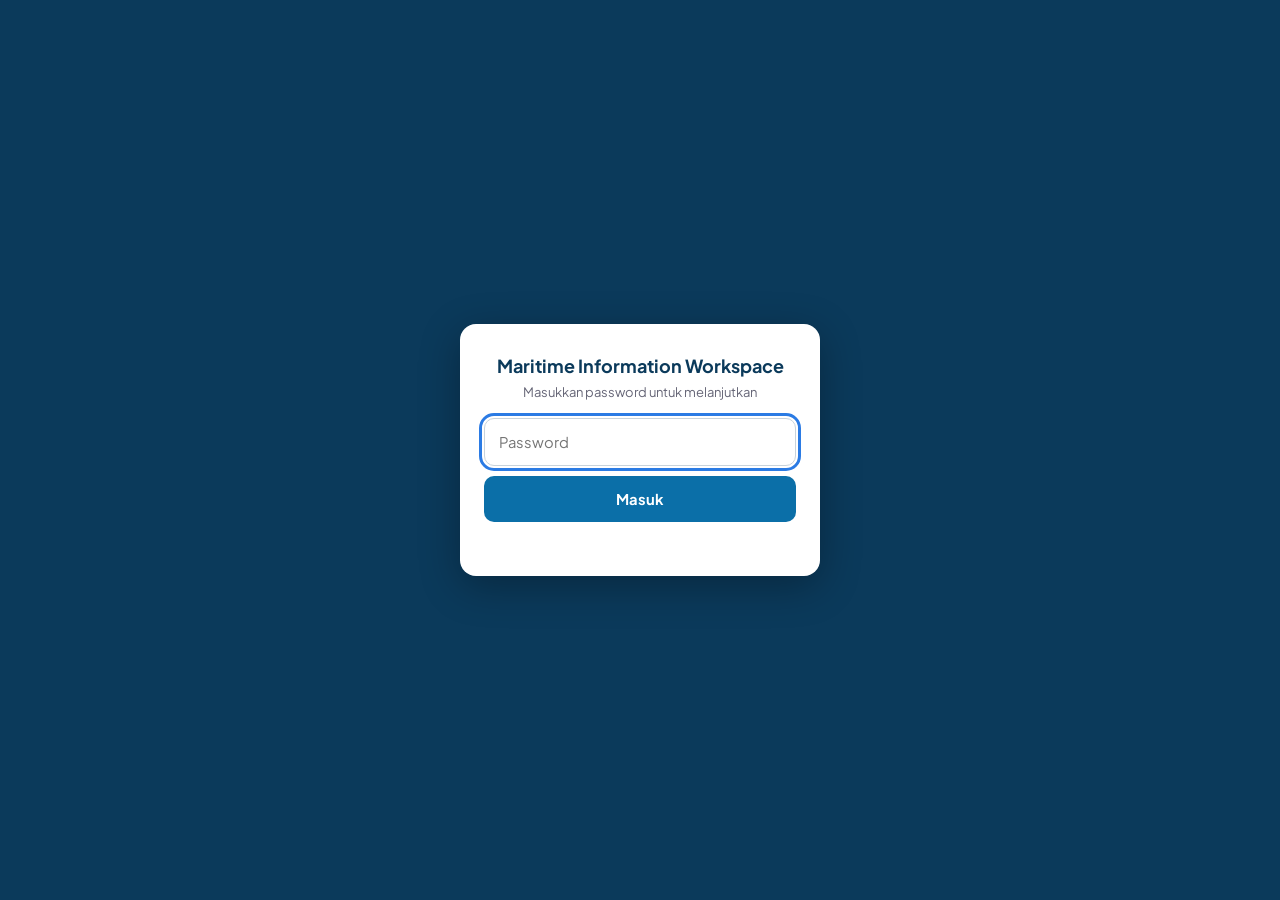
<file: index.html>
<!DOCTYPE html>
<html lang="id">
<head>
<meta charset="utf-8">
<meta name="viewport" content="width=device-width, initial-scale=1">
<title>Maritime Information Workspace</title>
<meta name="description" content="Ruang kerja Tim Kerja Informasi Meteorologi Maritim BMKG: rutinitas operasional, dashboard rekapitulasi, dan layanan khusus.">
<link rel="icon" href="assets/logo-bmkg-placeholder.svg" type="image/svg+xml" id="favicon">
<link rel="preconnect" href="https://fonts.googleapis.com">
<link rel="preconnect" href="https://fonts.gstatic.com" crossorigin>
<link rel="stylesheet" href="https://fonts.googleapis.com/css2?family=Plus+Jakarta+Sans:wght@400;500;600;700;800&display=swap">
<link rel="stylesheet" href="assets/shell.css?v=10">
<style>
  html.locked body > main,
  html.locked body > section,
  html.locked .bar-show,
  html.locked #logout { display: none !important; }
  #gate { position: fixed; inset: 0; z-index: 9999; display: grid; place-items: center;
          background: #0b3a5b; font-family: 'Plus Jakarta Sans', system-ui, sans-serif; padding: 16px; }
  #gate form { background: #fff; width: 100%; max-width: 360px; padding: 28px 24px; border-radius: 16px;
               box-shadow: 0 10px 40px rgba(0,0,0,.3); text-align: center; }
  #gate h1 { font-size: 18px; margin: 0 0 4px; color: #0b3a5b; }
  #gate p { font-size: 13px; color: #667; margin: 0 0 16px; }
  #gate input { width: 100%; box-sizing: border-box; padding: 12px 14px; font: inherit;
                border: 1px solid #c8d3dc; border-radius: 10px; margin-bottom: 10px; }
  #gate button { width: 100%; padding: 12px; font: inherit; font-weight: 700; color: #fff;
                 background: #0b6fa8; border: 0; border-radius: 10px; cursor: pointer; }
  #gate .err { color: #c0392b; font-size: 13px; min-height: 18px; margin-top: 8px; }
  #logout { position: fixed; right: 14px; bottom: 14px; z-index: 900; display: inline-flex; align-items: center; gap: 6px;
            padding: 8px 14px; font: 600 13px 'Plus Jakarta Sans', system-ui, sans-serif; color: #0b3a5b;
            background: rgba(255,255,255,.92); border: 1px solid #c8d3dc; border-radius: 999px; cursor: pointer;
            box-shadow: 0 2px 10px rgba(0,0,0,.15); backdrop-filter: blur(4px); }
  html[data-theme="dark"] #logout { background: rgba(18,33,46,.92); color: #CFE3F5; border-color: #24384A; }
  #logout:hover { background: #fff; color: #c0392b; border-color: #c0392b; }
  #logout svg { width: 16px; height: 16px; fill: none; stroke: currentColor; stroke-width: 2; stroke-linecap: round; stroke-linejoin: round; }
</style>
<style id="tweaks-v11">
  /* ===== Operational Routine: kartu horizontal, pas dengan isi, 3 baris muat tanpa scroll ===== */
  #routine-menu.menu-routine{
    display:grid;grid-template-columns:repeat(4,minmax(0,1fr));grid-template-rows:none;grid-auto-rows:auto;
    align-content:start;align-items:stretch;gap:clamp(10px,1.8vh,16px);
    width:100%;max-width:1240px;margin:0 auto;font-size:16px;min-height:0;overflow:auto;box-sizing:border-box;
    padding:clamp(16px,4vh,40px) clamp(14px,3vw,32px) clamp(46px,6.5vh,60px);
  }
  #routine-menu.menu-routine[hidden]{display:none!important}
  #routine-menu .tool{
    display:grid;grid-template-columns:auto 1fr;grid-template-rows:auto auto;column-gap:14px;row-gap:2px;
    align-items:center;align-content:center;justify-content:stretch;text-align:left;
    min-height:0;height:auto;margin:0;overflow:hidden;
    padding:clamp(12px,2.2vh,20px) 16px;border-left-width:5px;
  }
  #routine-menu .tool .entry-icon{grid-row:1 / span 2;grid-column:1;margin:0;width:46px;height:46px;border-radius:12px;display:grid;place-items:center}
  #routine-menu .tool .entry-icon svg{width:24px;height:24px}
  #routine-menu .tool .entry-title{grid-column:2;grid-row:1;font-size:16.5px;line-height:1.25;align-self:end}
  #routine-menu .tool .entry-desc{grid-column:2;grid-row:2;font-size:13px;line-height:1.35;margin:0;max-width:none;align-self:start}
  #routine-menu .tool:hover{border-color:rgb(var(--tc-rgb));box-shadow:0 6px 18px rgba(var(--tc-rgb),.28)}

  /* warna per baris: biru - oranye - ungu (desktop 4 kolom) */
  #routine-menu .tool:nth-child(n+1):nth-child(-n+4){--tc-rgb:37,99,235}
  #routine-menu .tool:nth-child(n+5):nth-child(-n+8){--tc-rgb:232,89,12}
  #routine-menu .tool:nth-child(n+9):nth-child(-n+12){--tc-rgb:147,51,234}
  html[data-theme="dark"] #routine-menu .tool:nth-child(n+1):nth-child(-n+4){--tc-rgb:110,168,255}
  html[data-theme="dark"] #routine-menu .tool:nth-child(n+5):nth-child(-n+8){--tc-rgb:255,154,92}
  html[data-theme="dark"] #routine-menu .tool:nth-child(n+9):nth-child(-n+12){--tc-rgb:196,139,255}

  /* tablet: 3 kolom = 4 baris (biru, oranye, ungu, merah muda) */
  @media (max-width:960px){
    #routine-menu.menu-routine{grid-template-columns:repeat(3,minmax(0,1fr))}
    #routine-menu .tool:nth-child(n+1):nth-child(-n+3){--tc-rgb:37,99,235}
    #routine-menu .tool:nth-child(n+4):nth-child(-n+6){--tc-rgb:232,89,12}
    #routine-menu .tool:nth-child(n+7):nth-child(-n+9){--tc-rgb:147,51,234}
    #routine-menu .tool:nth-child(n+10):nth-child(-n+12){--tc-rgb:219,39,119}
    html[data-theme="dark"] #routine-menu .tool:nth-child(n+1):nth-child(-n+3){--tc-rgb:110,168,255}
    html[data-theme="dark"] #routine-menu .tool:nth-child(n+4):nth-child(-n+6){--tc-rgb:255,154,92}
    html[data-theme="dark"] #routine-menu .tool:nth-child(n+7):nth-child(-n+9){--tc-rgb:196,139,255}
    html[data-theme="dark"] #routine-menu .tool:nth-child(n+10):nth-child(-n+12){--tc-rgb:255,127,181}
  }
  /* HP: 2 kolom = 6 baris (biru, oranye, ungu, merah muda, biru, oranye) */
  @media (max-width:620px){
    #routine-menu.menu-routine{grid-template-columns:repeat(2,minmax(0,1fr));padding:12px 12px 56px;gap:8px;font-size:14px}
    #routine-menu .tool{padding:10px;column-gap:10px}
    #routine-menu .tool .entry-icon{width:38px;height:38px}
    #routine-menu .tool .entry-icon svg{width:20px;height:20px}
    #routine-menu .tool .entry-title{font-size:14px}
    #routine-menu .tool .entry-desc{font-size:11.5px}
    #routine-menu .tool:nth-child(n+1):nth-child(-n+2){--tc-rgb:37,99,235}
    #routine-menu .tool:nth-child(n+3):nth-child(-n+4){--tc-rgb:232,89,12}
    #routine-menu .tool:nth-child(n+5):nth-child(-n+6){--tc-rgb:147,51,234}
    #routine-menu .tool:nth-child(n+7):nth-child(-n+8){--tc-rgb:219,39,119}
    #routine-menu .tool:nth-child(n+9):nth-child(-n+10){--tc-rgb:37,99,235}
    #routine-menu .tool:nth-child(n+11):nth-child(-n+12){--tc-rgb:232,89,12}
    html[data-theme="dark"] #routine-menu .tool:nth-child(n+1):nth-child(-n+2){--tc-rgb:110,168,255}
    html[data-theme="dark"] #routine-menu .tool:nth-child(n+3):nth-child(-n+4){--tc-rgb:255,154,92}
    html[data-theme="dark"] #routine-menu .tool:nth-child(n+5):nth-child(-n+6){--tc-rgb:196,139,255}
    html[data-theme="dark"] #routine-menu .tool:nth-child(n+7):nth-child(-n+8){--tc-rgb:255,127,181}
    html[data-theme="dark"] #routine-menu .tool:nth-child(n+9):nth-child(-n+10){--tc-rgb:110,168,255}
    html[data-theme="dark"] #routine-menu .tool:nth-child(n+11):nth-child(-n+12){--tc-rgb:255,154,92}
  }

  /* ===== Tombol tema: icon saja, interaktif ===== */
  .theme-switch{gap:4px;padding:4px}
  .theme-switch button{
    width:34px;height:34px;padding:0;gap:0;border-radius:50%;display:inline-grid;place-items:center;cursor:pointer;
    transition:transform .18s ease,background-color .2s ease,box-shadow .2s ease,color .2s ease,opacity .2s ease;
    -webkit-tap-highlight-color:transparent;
  }
  .theme-switch button span{display:none!important}
  .theme-switch button svg{width:18px;height:18px;transition:transform .45s cubic-bezier(.34,1.56,.64,1)}
  .theme-switch button:hover{transform:scale(1.12);background:rgba(255,255,255,.22)}
  .theme-switch button:hover svg{transform:rotate(25deg)}
  .theme-switch button:active{transform:scale(.88)}
  .theme-switch button:focus-visible{outline:2px solid #fff;outline-offset:2px}
  .theme-switch button[aria-pressed="true"]{background:#fff;color:#0B2E4F;opacity:1;box-shadow:0 2px 10px rgba(0,0,0,.28)}
  .theme-switch button[data-theme-set="light"][aria-pressed="true"] svg{transform:rotate(90deg)}
  .theme-switch button[data-theme-set="dark"][aria-pressed="true"] svg{transform:rotate(-20deg)}
</style>
<script>
document.documentElement.classList.add('locked');
(function () {
  var t = null;
  try { t = localStorage.getItem('miw-theme'); } catch (e) {}
  if (t !== 'dark' && t !== 'light') t = (window.matchMedia && matchMedia('(prefers-color-scheme: dark)').matches) ? 'dark' : 'light';
  document.documentElement.setAttribute('data-theme', t);
})();
</script>
</head>
<body>

<!-- PASSWORD GATE -->
<div id="gate">
  <form id="gate-form" autocomplete="off">
    <h1>Maritime Information Workspace</h1>
    <p>Masukkan password untuk melanjutkan</p>
    <input type="password" id="gate-pass" placeholder="Password" autofocus required>
    <button type="submit">Masuk</button>
    <div class="err" id="gate-err" role="alert"></div>
  </form>
</div>

<!-- BERANDA -->
<main id="view-home" class="view" aria-labelledby="home-title">
  <header class="hero">
    <div class="theme-switch" role="group" aria-label="Tampilan">
      <button type="button" data-theme-set="light" aria-pressed="false" title="Mode terang">
        <svg viewBox="0 0 24 24" aria-hidden="true"><circle cx="12" cy="12" r="4"/><path d="M12 2v2M12 20v2M4.9 4.9l1.4 1.4M17.7 17.7l1.4 1.4M2 12h2M20 12h2M4.9 19.1l1.4-1.4M17.7 6.3l1.4-1.4"/></svg><span>Terang</span>
      </button>
      <button type="button" data-theme-set="dark" aria-pressed="false" title="Mode gelap">
        <svg viewBox="0 0 24 24" aria-hidden="true"><path d="M21 12.8A9 9 0 1 1 11.2 3a7 7 0 0 0 9.8 9.8z"/></svg><span>Gelap</span>
      </button>
    </div>
    <svg class="contour" viewBox="0 0 1280 420" preserveAspectRatio="xMidYMid slice" aria-hidden="true"><path d="M-20 40 C35 24.5 85 67.6 140 49.4 C195 35.4 245 65.5 300 54.0 C355 40.0 405 55.7 460 49.2 C515 35.2 565 44.8 620 38.3 C675 24.3 725 40.0 780 28.5 C835 14.5 885 44.6 940 26.4 C995 12.4 1045 55.5 1100 33.4 C1155 19.4 1205 65.4 1260 44.8 C1315 30.8 1365 67.7 1420 53.0"/><path d="M-20 74 C35 65.2 85 111.9 140 93.8 C195 73.8 245 99.2 300 89.2 C355 69.2 405 83.0 460 74.4 C515 54.4 565 74.2 620 59.4 C675 39.4 725 78.6 780 54.1 C835 34.1 885 93.3 940 62.1 C995 42.1 1045 108.4 1100 78.1 C1155 58.1 1205 113.9 1260 91.3 C1315 71.3 1365 106.1 1420 93.0"/><path d="M-20 108 C35 107.0 85 144.2 140 129.9 C195 103.9 245 123.0 300 112.2 C355 86.2 405 109.1 460 91.7 C515 65.7 565 111.8 620 82.0 C675 56.0 725 129.4 780 89.8 C835 63.8 885 150.0 940 109.7 C995 83.7 1045 159.9 1100 128.5 C1155 102.5 1205 152.5 1260 133.6 C1315 107.6 1365 132.7 1420 121.6"/><path d="M-20 142 C35 139.2 85 164.7 140 151.6 C195 119.6 245 145.0 300 125.6 C355 93.6 405 144.6 460 110.6 C515 78.6 565 163.9 620 116.5 C675 84.5 725 190.0 780 139.5 C835 107.5 885 205.3 940 164.1 C995 132.1 1045 199.8 1100 174.0 C1155 142.0 1205 177.0 1260 162.4 C1315 130.4 1365 152.2 1420 137.3"/><path d="M-20 176 C35 168.0 85 178.3 140 170.6 C195 156.6 245 176.5 300 162.8 C355 148.8 405 183.8 460 163.8 C515 149.8 565 195.2 620 172.9 C675 158.9 725 203.2 780 184.2 C835 170.2 885 202.3 940 189.9 C995 175.9 1045 193.3 1100 186.4 C1155 172.4 1205 182.0 1260 175.9 C1315 161.9 1365 176.1 1420 165.5"/><path d="M-20 210 C35 185.0 85 210.2 140 192.2 C195 172.2 245 218.6 300 191.3 C355 171.3 405 234.7 460 202.9 C515 182.9 565 247.6 620 219.2 C675 199.2 725 248.8 780 229.4 C835 209.4 885 237.4 940 226.6 C995 206.6 1045 221.0 1100 212.7 C1155 192.7 1205 210.7 1260 197.0 C1315 177.0 1365 213.3 1420 190.0"/><path d="M-20 244 C35 196.8 85 252.3 140 218.7 C195 192.7 245 272.5 300 231.4 C355 205.4 405 291.0 460 252.6 C515 226.6 565 295.4 620 268.0 C675 242.0 725 282.9 780 267.4 C835 241.4 885 261.8 940 251.1 C995 225.1 1045 246.1 1100 230.1 C1155 204.1 1205 246.4 1260 218.3 C1315 192.3 1365 262.5 1420 223.8"/><path d="M-20 278 C35 214.1 85 308.5 140 258.7 C195 226.7 245 332.9 300 284.2 C355 252.2 405 341.9 460 305.6 C515 273.6 565 329.7 620 308.5 C675 276.5 725 304.3 780 291.0 C835 259.0 885 282.7 940 264.9 C995 232.9 1045 279.4 1100 247.5 C1155 215.5 1205 296.5 1260 250.5 C1315 218.5 1365 322.7 1420 271.9"/><path d="M-20 312 C35 288.1 85 334.5 140 312.8 C195 298.8 245 340.0 300 322.9 C355 308.9 405 336.1 460 325.8 C515 311.8 565 325.5 620 319.5 C675 305.5 725 315.2 780 308.1 C835 294.1 885 312.2 940 299.4 C995 285.4 1045 318.4 1100 299.1 C1155 285.1 1205 329.7 1260 307.4 C1315 293.4 1365 338.5 1420 318.8"/><path d="M-20 346 C35 324.2 85 385.5 140 359.7 C195 339.7 245 382.2 300 366.0 C355 346.0 405 368.1 460 358.9 C515 338.9 565 352.5 620 343.2 C675 323.2 725 346.0 780 329.4 C835 309.4 885 352.8 940 326.6 C995 306.6 1045 368.5 1100 336.8 C1155 316.8 1205 382.4 1260 353.1 C1315 333.1 1365 385.4 1420 364.7"/><path d="M-20 380 C35 368.9 85 429.0 140 405.8 C195 379.8 245 412.3 300 399.5 C355 373.5 405 391.4 460 380.1 C515 354.1 565 380.2 620 360.7 C675 334.7 725 386.3 780 354.2 C835 328.2 885 405.5 940 364.9 C995 338.9 1045 425.1 1100 385.8 C1155 359.8 1205 431.9 1260 402.7 C1315 376.7 1365 421.4 1420 404.5"/></svg>
    <div class="hero-inner">
      <span class="logo-disc logo-lg"><img class="bmkg-logo" alt="Logo BMKG"></span>
      <div>
        <h1 id="home-title">Maritime Information Workspace</h1>
        <p class="hero-sub">Tim Kerja Informasi Meteorologi Maritim BMKG</p>
      </div>
    </div>
  </header>

  <section class="entry-wrap" aria-label="Menu utama">
    <button class="entry entry-routine" data-go="routine">
      <span class="entry-icon" aria-hidden="true">
        <svg viewBox="0 0 24 24"><rect x="4" y="5" width="16" height="15" rx="2"/><path d="M4 10h16M8 3v4M16 3v4M8 14l2 2 4-4"/></svg>
      </span>
      <span class="entry-title">Operational Routine</span>
      <span class="entry-desc">Jadwal tugas harian FoD dan Website penting untuk FoD.</span>
      <span class="entry-cta">Buka rutinitas</span>
    </button>

    <button class="entry entry-dash" data-go="dashboard">
      <span class="entry-icon" aria-hidden="true">
        <svg viewBox="0 0 24 24"><path d="M4 20V10M10 20V4M16 20v-7M22 20H2"/></svg>
      </span>
      <span class="entry-title">Dashboard</span>
      <span class="entry-desc">Rekapitulasi data tim kerja dalam satu tempat.</span>
      <span class="chips"><i data-go-dash="kapal">Kecelakaan Kapal</i><i data-go-dash="rob">Banjir Rob</i><i data-go-dash="ptsp">Kinerja PTSP</i><i data-go-dash="skk">SKK Migas</i></span>
      <span class="entry-cta">Buka dashboard</span>
    </button>

    <button class="entry entry-special" data-go="layanan">
      <span class="entry-icon" aria-hidden="true">
        <svg viewBox="0 0 24 24"><path d="M12 3l2.6 5.6 6.1.7-4.5 4.2 1.2 6L12 16.4 6.6 19.5l1.2-6L3.3 9.3l6.1-.7z"/></svg>
      </span>
      <span class="entry-title">Layanan Khusus</span>
      <span class="entry-desc">Alat bantu untuk pekerjaan layanan informasi.</span>
      <span class="chips"><i data-go-tool="format-lama">Format Lama PTSP</i><i data-go-tool="convert-pdf">Convert PDF Scan</i><i data-go-tool="satelit-ptsp">Satelit PTSP</i></span>
      <span class="entry-cta">Buka layanan</span>
    </button>
  </section>

</main>

<!-- OPERATIONAL ROUTINE -->
<section id="view-routine" class="view app-view" hidden aria-label="Operational Routine">
  <header class="appbar">
    <button class="btn-home" data-go="home" aria-label="Kembali ke beranda">
      <svg viewBox="0 0 24 24" aria-hidden="true"><path d="M15 5l-7 7 7 7"/></svg><span>Beranda</span>
    </button>
    <span class="logo-disc logo-sm"><img class="bmkg-logo" alt="Logo BMKG"></span>
    <h2 class="appbar-title" id="routine-title">Operational Routine</h2>
    <button class="btn-ghost" id="routine-back" hidden>Semua menu</button>
    <button class="bar-toggle" type="button" data-bar="hide" aria-label="Sembunyikan bilah atas" title="Sembunyikan bilah atas">
      <svg viewBox="0 0 24 24" aria-hidden="true"><path d="M6 15l6-6 6 6"/></svg>
    </button>
  </header>
  <div class="menu-wrap menu-routine" id="routine-menu">
    <button class="tool tool-teal" data-routine="task">
      <span class="entry-icon" aria-hidden="true"><svg viewBox="0 0 24 24"><rect x="8" y="2" width="8" height="4" rx="1"/><path d="M16 4h2a2 2 0 0 1 2 2v14a2 2 0 0 1-2 2H6a2 2 0 0 1-2-2V6a2 2 0 0 1 2-2h2M9 14l2 2 4-4"/></svg></span>
      <span class="entry-title">Task Management</span>
      <span class="entry-desc">Tugas harian Forecaster on Duty.</span>
    </button>
    <a class="tool" target="_blank" rel="noopener" href="https://docs.google.com/presentation/d/1rt07WxfFkarKWsxxVSmUMa9XclEp4lVFe6PXQF7qSEg/edit?slide=id.g3b1c0bfed47_26_0#slide=id.g3b1c0bfed47_26_0">
      <span class="entry-icon" aria-hidden="true"><svg viewBox="0 0 24 24"><path d="M2 3h20M21 3v11a2 2 0 0 1-2 2H5a2 2 0 0 1-2-2V3M7 21l5-5 5 5"/></svg></span>
      <span class="entry-title">Briefing</span>
      <span class="entry-desc">File presentasi briefing.</span>
    </a>
    <a class="tool" target="_blank" rel="noopener" href="https://docs.google.com/presentation/d/19bSiu_AYQqIF3rI4JnlODNpfbVD-F4Mi/edit?usp=sharing&amp;ouid=117535660510936955251&amp;rtpof=true&amp;sd=true">
      <span class="entry-icon" aria-hidden="true"><svg viewBox="0 0 24 24"><circle cx="12" cy="12" r="10"/><path d="m16.24 7.76-1.8 5.4a2 2 0 0 1-1.27 1.27L7.76 16.24l1.8-5.4a2 2 0 0 1 1.27-1.27z"/></svg></span>
      <span class="entry-title">Marine Guidance</span>
      <span class="entry-desc">File pembuatan Marine Guidance.</span>
    </a>
    <a class="tool" target="_blank" rel="noopener" href="http://192.168.222.45/#/">
      <span class="entry-icon" aria-hidden="true"><svg viewBox="0 0 24 24"><circle cx="12" cy="12" r="10"/><path d="M12 2a14.5 14.5 0 0 0 0 20 14.5 14.5 0 0 0 0-20M2 12h20"/></svg></span>
      <span class="entry-title">MeteoFactory</span>
      <span class="entry-desc">Pembuatan produk rutin.</span>
    </a>
    <a class="tool" target="_blank" rel="noopener" href="https://api-maritim.bmkg.go.id/met/studio/">
      <span class="entry-icon" aria-hidden="true"><svg viewBox="0 0 24 24"><rect x="2" y="3" width="20" height="14" rx="2"/><path d="M8 21h8M12 17v4"/></svg></span>
      <span class="entry-title">MFStudio</span>
      <span class="entry-desc">Studio forecast SKK Migas.</span>
    </a>
    <a class="tool" target="_blank" rel="noopener" href="https://api-maritim.bmkg.go.id/met/cuaca-rute/">
      <span class="entry-icon" aria-hidden="true"><svg viewBox="0 0 24 24"><path d="M21 4h-7M10 4H3M21 12h-9M8 12H3M21 20h-5M12 20H3M14 2v4M8 10v4M16 18v4"/></svg></span>
      <span class="entry-title">Otomatisasi PTSP</span>
      <span class="entry-desc">Pembuatan PTSP otomatis.</span>
    </a>
    <a class="tool" target="_blank" rel="noopener" href="https://api-maritim.bmkg.go.id/met/analisis/">
      <span class="entry-icon" aria-hidden="true"><svg viewBox="0 0 24 24"><rect x="2" y="3" width="20" height="14" rx="2"/><path d="M8 21h8M12 17v4"/></svg></span>
      <span class="entry-title">Klimatologi Pusmar</span>
      <span class="entry-desc">Web Klimatologi Pusmar.</span>
    </a>
    <a class="tool" target="_blank" rel="noopener" href="https://maritim.bmkg.go.id/tools/peringatan">
      <span class="entry-icon" aria-hidden="true"><svg viewBox="0 0 24 24"><path d="M10.3 3.9 1.8 18a2 2 0 0 0 1.7 3h17a2 2 0 0 0 1.7-3L13.7 3.9a2 2 0 0 0-3.4 0zM12 9v4M12 17h.01"/></svg></span>
      <span class="entry-title">Tools Warning</span>
      <span class="entry-desc">Tools peringatan dini cuaca maritim.</span>
    </a>
    <a class="tool" target="_blank" rel="noopener" href="https://mms.bmkg.go.id/dtool">
      <span class="entry-icon" aria-hidden="true"><svg viewBox="0 0 24 24"><path d="M14.7 6.3a1 1 0 0 0 0 1.4l1.6 1.6a1 1 0 0 0 1.4 0l3.8-3.8a6 6 0 0 1-7.9 7.9l-6.9 6.9a2.1 2.1 0 0 1-3-3l6.9-6.9a6 6 0 0 1 7.9-7.9z"/></svg></span>
      <span class="entry-title">DTOOL</span>
      <span class="entry-desc">Drifting Tool BMKG.</span>
    </a>
    <a class="tool" target="_blank" rel="noopener" href="https://maritim.bmkg.go.id/inawis">
      <span class="entry-icon" aria-hidden="true"><svg viewBox="0 0 24 24"><path d="M2 8c2.5-3 4.5-3 7 0s4.5 3 7 0 3.5-2 6-1M2 14c2.5-3 4.5-3 7 0s4.5 3 7 0 3.5-2 6-1M2 20c2.5-3 4.5-3 7 0s4.5 3 7 0 3.5-2 6-1"/></svg></span>
      <span class="entry-title">INA-WIS</span>
      <span class="entry-desc">Web INAWIS Maritim BMKG.</span>
    </a>
    <a class="tool" target="_blank" rel="noopener" href="https://api-maritim.bmkg.go.id/modis/aloptama/">
      <span class="entry-icon" aria-hidden="true"><svg viewBox="0 0 24 24"><path d="M4.9 16.1a10 10 0 0 1 0-8.2M19.1 7.9a10 10 0 0 1 0 8.2M8 14a5 5 0 0 1 0-4M16 10a5 5 0 0 1 0 4"/><circle cx="12" cy="12" r="1.6"/></svg></span>
      <span class="entry-title">Aloptama</span>
      <span class="entry-desc">Monitoring MAWS dan VAWS.</span>
    </a>
    <a class="tool" target="_blank" rel="noopener" href="https://signature.bmkg.go.id/aware/dashboard-met/">
      <span class="entry-icon" aria-hidden="true"><svg viewBox="0 0 24 24"><path d="M17.5 19H9a7 7 0 1 1 6.7-9h1.8a4.5 4.5 0 1 1 0 9z"/></svg></span>
      <span class="entry-title">MET-PUBLIK</span>
      <span class="entry-desc">Web Meteorologi Publik.</span>
    </a>
  </div>
  <div class="stage" id="stage-routine" hidden></div>
</section>

<!-- DASHBOARD -->
<section id="view-dashboard" class="view app-view" hidden aria-label="Dashboard">
  <header class="appbar appbar-dash">
    <button class="btn-home" data-go="home" aria-label="Kembali ke beranda">
      <svg viewBox="0 0 24 24" aria-hidden="true"><path d="M15 5l-7 7 7 7"/></svg><span>Beranda</span>
    </button>
    <span class="logo-disc logo-sm"><img class="bmkg-logo" alt="Logo BMKG"></span>
    <h2 class="appbar-title">Dashboard</h2>
    <nav class="tabs" role="tablist" aria-label="Pilih dashboard" id="dash-tabs"></nav>
    <button class="bar-toggle" type="button" data-bar="hide" aria-label="Sembunyikan bilah atas" title="Sembunyikan bilah atas">
      <svg viewBox="0 0 24 24" aria-hidden="true"><path d="M6 15l6-6 6 6"/></svg>
    </button>
  </header>
  <div class="stage" id="stage-dashboard"></div>
</section>

<!-- LAYANAN KHUSUS -->
<section id="view-layanan" class="view app-view" hidden aria-label="Layanan Khusus">
  <header class="appbar">
    <button class="btn-home" data-go="home" aria-label="Kembali ke beranda">
      <svg viewBox="0 0 24 24" aria-hidden="true"><path d="M15 5l-7 7 7 7"/></svg><span>Beranda</span>
    </button>
    <span class="logo-disc logo-sm"><img class="bmkg-logo" alt="Logo BMKG"></span>
    <h2 class="appbar-title" id="layanan-title">Layanan Khusus</h2>
    <button class="btn-ghost" id="layanan-back" hidden>Semua layanan</button>
    <button class="bar-toggle" type="button" data-bar="hide" aria-label="Sembunyikan bilah atas" title="Sembunyikan bilah atas">
      <svg viewBox="0 0 24 24" aria-hidden="true"><path d="M6 15l6-6 6 6"/></svg>
    </button>
  </header>
  <div class="menu-wrap" id="layanan-menu">
    <button class="tool" data-tool="format-lama">
      <span class="entry-icon" aria-hidden="true"><svg viewBox="0 0 24 24"><path d="M7 3h7l5 5v13H7zM14 3v5h5M10 13h6M10 17h6"/></svg></span>
      <span class="entry-title">Format Lama PTSP</span>
      <span class="entry-desc">Mengubah format otomatis ke format lama PTSP.</span>
    </button>
    <button class="tool" data-tool="convert-pdf">
      <span class="entry-icon" aria-hidden="true"><svg viewBox="0 0 24 24"><path d="M6 3h8l4 4v14H6zM14 3v4h4M9 12h6M9 16h4"/><path d="M3 9v3M3 15v-1" /></svg></span>
      <span class="entry-title">Convert PDF Scan</span>
      <span class="entry-desc">Ubah PDF hasil scan menjadi PDF teks.</span>
    </button>
    <button class="tool" data-tool="satelit-ptsp">
      <span class="entry-icon" aria-hidden="true"><svg viewBox="0 0 24 24"><path d="M13 7 9 3 5 7l4 4M17 11l4 4-4 4-4-4M8 12l4 4 6-6-4-4zM16 8l3-3M9 21a6 6 0 0 0-6-6"/></svg></span>
      <span class="entry-title">Satelit PTSP</span>
      <span class="entry-desc">Unduh dan pratinjau citra satelit untuk PTSP.</span>
    </button>
  </div>
  <div class="stage" id="stage-layanan" hidden></div>
</section>

<button class="bar-show" type="button" id="bar-show" data-bar="show" aria-label="Tampilkan bilah atas" title="Tampilkan bilah atas">
  <svg viewBox="0 0 24 24" aria-hidden="true"><path d="M6 9l6 6 6-6"/></svg>
</button>

<button type="button" id="logout" aria-label="Keluar" title="Keluar">
  <svg viewBox="0 0 24 24" aria-hidden="true"><path d="M9 21H5a2 2 0 0 1-2-2V5a2 2 0 0 1 2-2h4M16 17l5-5-5-5M21 12H9"/></svg><span>Keluar</span>
</button>

<script>
(function () {
  var HASH = "ae5befed0070c213ee6377b7dbcc54124beebffe37b8b29935503fd98fee3f10";   // hash SHA-256 dari password kamu
  var KEY  = "mw_auth";

  function sha256(str) {
    return crypto.subtle.digest('SHA-256', new TextEncoder().encode(str)).then(function (buf) {
      return Array.from(new Uint8Array(buf)).map(function (b) {
        return b.toString(16).padStart(2, '0');
      }).join('');
    });
  }

  function unlock() {
    var g = document.getElementById('gate');
    if (g) g.remove();
    document.documentElement.classList.remove('locked');
    var s = document.createElement('script');
    s.src = 'assets/shell.js?v=12';
    document.body.appendChild(s);
  }

  document.getElementById('logout').addEventListener('click', function () {
    sessionStorage.removeItem(KEY);
    location.reload();
  });

  if (sessionStorage.getItem(KEY) === HASH) { unlock(); return; }

  document.getElementById('gate-form').addEventListener('submit', function (e) {
    e.preventDefault();
    var input = document.getElementById('gate-pass');
    sha256(input.value).then(function (h) {
      if (h === HASH) {
        sessionStorage.setItem(KEY, HASH);
        unlock();
      } else {
        document.getElementById('gate-err').textContent = 'Password salah.';
        input.value = '';
        input.focus();
      }
    });
  });
})();
</script>
</body>
</html>
</file>
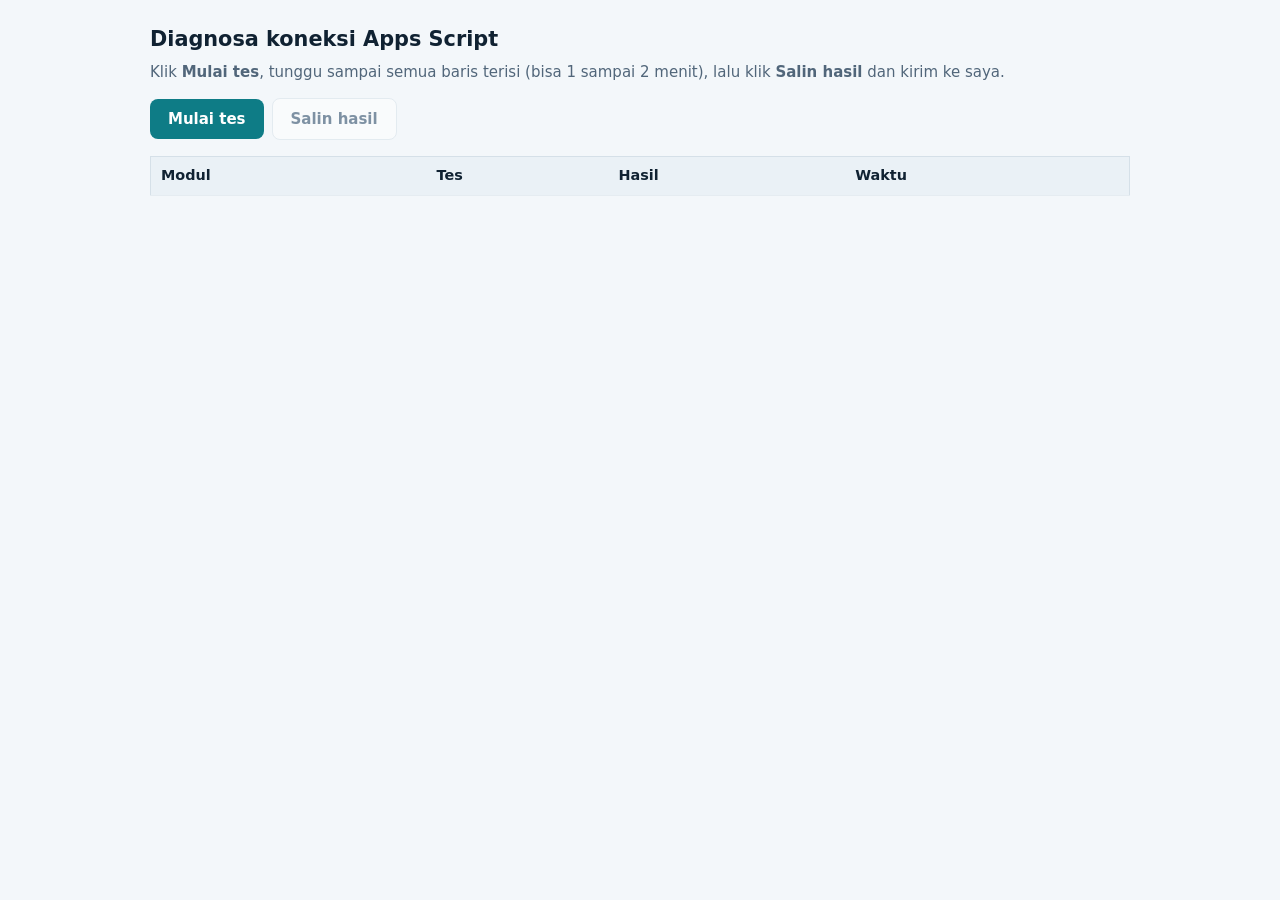
<file: diagnosa.html>
<!DOCTYPE html>
<html lang="id"><head><meta charset="utf-8"><meta name="viewport" content="width=device-width,initial-scale=1">
<title>Diagnosa koneksi Apps Script</title>
<style>
body{font:15px/1.5 system-ui,Segoe UI,Arial,sans-serif;margin:0;padding:24px;background:#F3F7FA;color:#102232}
main{max-width:980px;margin:0 auto}
h1{font-size:1.3rem;margin:0 0 4px}
p{margin:6px 0 14px;color:#51667A}
button{font:inherit;font-weight:600;padding:9px 18px;border-radius:8px;border:0;background:#0E7C86;color:#fff;cursor:pointer;margin-right:8px}
button.sec{background:#fff;color:#0B2E4F;border:1px solid #D5E0E8}
button:disabled{opacity:.5}
table{width:100%;border-collapse:collapse;background:#fff;margin-top:16px;border:1px solid #D5E0E8}
th,td{padding:8px 10px;border-bottom:1px solid #E5ECF1;text-align:left;vertical-align:top;font-size:.9rem}
th{background:#EAF1F6}
.ok{color:#0A7A3B;font-weight:700}.bad{color:#B3261E;font-weight:700}.wait{color:#8A6A00}
code{font-size:.82rem;word-break:break-all}
</style></head><body><main>
<h1>Diagnosa koneksi Apps Script</h1>
<p>Klik <b>Mulai tes</b>, tunggu sampai semua baris terisi (bisa 1 sampai 2 menit), lalu klik <b>Salin hasil</b> dan kirim ke saya.</p>
<button id="go">Mulai tes</button><button id="copy" class="sec" disabled>Salin hasil</button>
<table><thead><tr><th>Modul</th><th>Tes</th><th>Hasil</th><th>Waktu</th></tr></thead><tbody id="rows"></tbody></table>
<script src="assets/config.js"></script>
<script>
var rows=document.getElementById('rows'), report=[];
function add(app,test){var tr=document.createElement('tr');tr.innerHTML='<td>'+app+'</td><td>'+test+'</td><td class="wait">berjalan...</td><td></td>';rows.appendChild(tr);return tr;}
function done(tr,ok,msg,ms,app,test){tr.children[2].className=ok?'ok':'bad';tr.children[2].textContent=msg;tr.children[3].textContent=ms+' ms';report.push(app+' | '+test+' | '+(ok?'OK':'GAGAL')+' | '+msg+' | '+ms+' ms');}
function short(u){return u.replace(/(macros\/(?:a\/[^/]+\/)?s\/.{6}).*(\/exec)/,'$1...$2');}
async function t(app,test,fn){var tr=add(app,test),t0=Date.now();
  try{var m=await fn();done(tr,true,m,Date.now()-t0,app,test);}catch(e){done(tr,false,(e.name||'Error')+': '+e.message,Date.now()-t0,app,test);}}
function post(url,fn,args,mode){return fetch(url,{method:'POST',mode:mode||'cors',redirect:'follow',headers:{'Content-Type':'text/plain;charset=utf-8'},body:JSON.stringify({fn:fn,args:args||[]})});}
async function cors(url,fn,args){var r=await post(url,fn,args);var txt=await r.text();var j;try{j=JSON.parse(txt)}catch(e){throw new Error('HTTP '+r.status+', bukan JSON: '+txt.slice(0,80).replace(/\s+/g,' '))}
  if(!j.ok)throw new Error('server membalas galat: '+j.error);return 'JSON ok ('+JSON.stringify(j.result).slice(0,70)+')';}
async function nocors(url,fn,args){await post(url,fn,args,'no-cors');return 'permintaan terkirim (jawaban tidak terbaca, normal)';}
document.getElementById('go').onclick=async function(){
  this.disabled=true;rows.innerHTML='';report=['Browser: '+navigator.userAgent,'Halaman: '+location.href];
  var cfg=window.MIW_CONFIG,apps=Object.keys(cfg);
  for(var i=0;i<apps.length;i++){var a=apps[i],u=cfg[a];
    report.push('URL '+a+': '+short(u));
    if(/^ISI_URL/.test(u)){await t(a,'URL di config.js',async function(){throw new Error('belum diisi')});continue;}
    await t(a,'Buka alamat (GET)',async function(){await fetch(u,{mode:'no-cors'});return 'alamat terjangkau';});
    await t(a,'bridgePing (baca JSON)',function(){return cors(u,'bridgePing')});
    await t(a,'bridgePing (tanpa CORS)',function(){return nocors(u,'bridgePing')});
  }
  if(cfg.fod&&!/^ISI_URL/.test(cfg.fod)){var f=cfg.fod;
    await t('fod','getOperationalDate',function(){return cors(f,'getOperationalDate')});
    var types=['synergie','upt','mfstudio','diseminasi','rob'];
    for(var k=0;k<types.length;k++){var ty=types[k];
      await t('fod','monitoring: '+ty,(function(x){return function(){return cors(f,'getMonitoringEmbedUrl',[x,false])}})(ty));
    }
  }
  document.getElementById('copy').disabled=false;this.disabled=false;
};
document.getElementById('copy').onclick=function(){var s=report.join('\n');
  (navigator.clipboard?navigator.clipboard.writeText(s):Promise.reject()).then(function(){alert('Hasil tersalin.')},function(){prompt('Salin teks ini:',s)});};
</script></main></body></html>
</file>
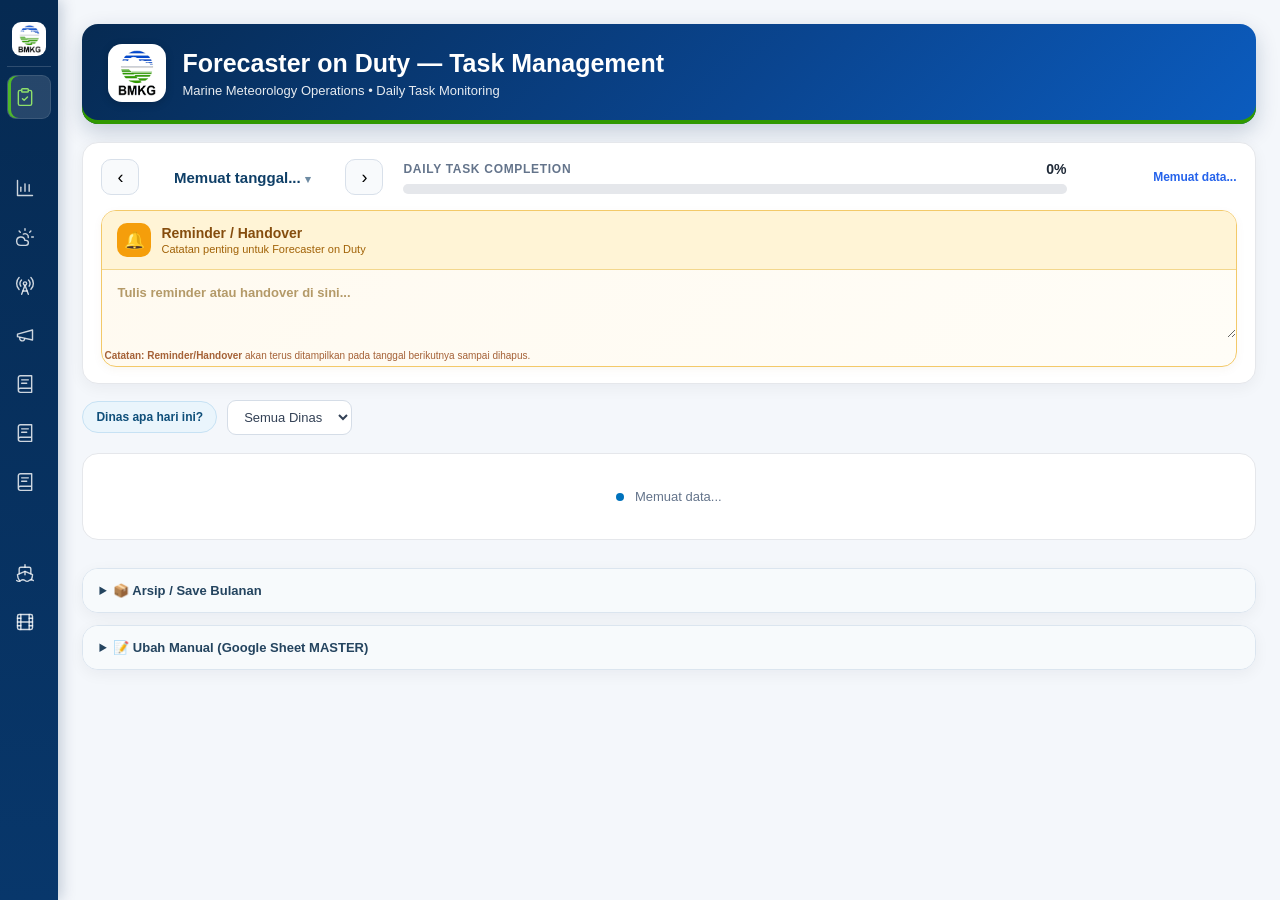
<file: apps/fod.html>
<!DOCTYPE html>
<html>

<head>
<script src="../assets/config.js?v=4"></script>
<script src="../assets/gas-bridge.js?v=4" data-app="fod"></script>


<meta name="viewport"
      content="width=device-width, initial-scale=1">

<title>
Forecaster on Duty — Task Management
</title>

<link rel="preconnect" href="https://docs.google.com">
<link rel="preconnect" href="https://ssl.gstatic.com">
<style>

* {
  box-sizing: border-box;
}

body {
  margin: 0;
  padding: 0;
  background: #f4f7fb;
  color: #1f2937;
  font-family:
    Inter,
    Arial,
    Helvetica,
    sans-serif;
}

.container {
  width: min(1500px, 96%);
  margin: 24px auto 40px;
}


 

.title-box {

  background:
    linear-gradient(
      135deg,
      #062a52 0%,
      #0a4590 58%,
      #0b5cbf 100%
    );

  color: white;

  border-radius: 16px;

  padding: 20px 26px 22px;

   
  box-shadow:
    inset 0 -4px 0 #309900,
    0 8px 22px
    rgba(6, 42, 82, 0.20);

  display: flex;

  align-items: center;

  gap: 16px;

  margin-bottom: 18px;
}

:root {
  --bmkg-logo: url("[data-uri]");
}

.bmkg-logo {
  display: block;
  width: 100%;
  height: 100%;
  background: var(--bmkg-logo) center / contain no-repeat;
}

.title-icon {

  width: 58px;
  height: 58px;

  padding: 6px;

  border-radius: 14px;

  background: #ffffff;

  box-shadow: 0 2px 8px rgba(0,0,0,.18);

  display: flex;

  align-items: center;
  justify-content: center;

  flex-shrink: 0;
}

.title-text h1 {

  margin: 0;

  font-size: 25px;

  line-height: 1.2;

  font-weight: 750;
}

.title-text p {

  margin: 5px 0 0;

  font-size: 13px;

  opacity: .90;
}


 

.top-panel {

  background: white;

  border: 1px solid #e5e7eb;

  border-radius: 16px;

  padding: 16px 18px;

  box-shadow:
    0 4px 15px
    rgba(15,23,42,.05);

  margin-bottom: 16px;
}

.top-row {

  display: grid;

  grid-template-columns:
    auto 1fr auto;

  align-items: center;

  gap: 20px;
}


 

.date-control {

  display: flex;

  align-items: center;

  gap: 8px;
}

.date-button {

  border:
    1px solid #d8e0ea;

  background: #f8fafc;

  width: 38px;
  height: 36px;

  border-radius: 10px;

  cursor: pointer;

  font-size: 18px;
}

.date-button:hover {

  background: #eef5fb;

  border-color: #9fc7e5;
}

.date-display {

  min-width: 190px;

  text-align: center;

  font-weight: 700;

  color: #0f3f67;

  font-size: 15px;
}


 

.progress-wrapper {
  min-width: 0;
}

.progress-title-row {

  display: flex;

  align-items: center;

  justify-content: space-between;

  margin-bottom: 7px;
}

.progress-title {

  font-size: 12px;

  font-weight: 700;

  color: #64748b;

  text-transform: uppercase;

  letter-spacing: .7px;
}

.progress-percent {

  font-size: 14px;

  font-weight: 800;
}

.progress-track {

  width: 100%;

  height: 10px;

  border-radius: 99px;

  background: #e5e7eb;

  overflow: hidden;
}

.progress-bar {

  height: 100%;

  width: 0%;

  border-radius: 99px;

  transition:
    width .3s ease,
    background .3s ease;

  background: #f59e0b;
}

.progress-bar.green {
  background: #16a34a;
}

.progress-bar.yellow {
  background: #f59e0b;
}

.progress-bar.red {
  background: #dc2626;
}


 

.save-status {

  font-size: 12px;

  min-width: 150px;

  text-align: right;

  color: #64748b;

  font-weight: 650;

  white-space: nowrap;

  opacity: 1;
}

.save-status.saving {
  color: #2563eb;
}

.save-status.saved {
  color: #16a34a;
}

.save-status.failed {
  color: #dc2626;
}


 

.reminder-box {

  margin-top: 15px;

  border-radius: 15px;

  border:
    1px solid #f3c969;

  background:
    linear-gradient(
      135deg,
      #fffaf0,
      #fffdf7
    );

  overflow: hidden;

  box-shadow:
    0 3px 10px
    rgba(146,93,0,.05);
}

.reminder-header {

  display: flex;

  align-items: center;

  gap: 10px;

  padding: 12px 15px;

  background: #fff4d6;

  border-bottom:
    1px solid #f3d78d;
}

.reminder-icon {

  width: 34px;
  height: 34px;

  border-radius: 10px;

  display: flex;

  align-items: center;
  justify-content: center;

  background: #f59e0b;

  color: white;

  font-size: 17px;

  flex-shrink: 0;
}

.reminder-title {

  font-size: 14px;

  font-weight: 900;

  color: #854d0e;
}

.reminder-subtitle {

  font-size: 11px;

  color: #a16207;

  margin-top: 2px;
}

.reminder-input {

  width: 100%;

  min-height: 68px;

  resize: vertical;

  border: 0;

  outline: none;

  background: transparent;

  padding: 13px 15px 15px;

  font-family: inherit;

  font-size: 13px;

  color: #374151;

  line-height: 1.5;
  font-weight: 700 !important;
}

.reminder-input::placeholder {
  color: #b49a68;
}


 

.filter-row {

  display: flex;

  align-items: center;

  gap: 10px;

  margin: 16px 0 18px;
}

.filter-label {

  font-size: 12px;

  font-weight: 800;

  color: #0f4f7a;

  background: #eaf5fc;

  border: 1px solid #c7e2f4;

  border-radius: 999px;

  padding: 8px 13px;

  white-space: nowrap;
}

.filter-select {

  border:
    1px solid #d5dde7;

  background: white;

  border-radius: 9px;

  padding: 8px 12px;

  font-family: inherit;

  font-size: 13px;

  color: #334155;

  outline: none;

  cursor: pointer;
}


 

.loading {

  background: white;

  border-radius: 16px;

  border:
    1px solid #e5e7eb;

  padding: 35px;

  text-align: center;

  color: #64748b;

  font-size: 13px;
}

.loading-dot {

  display: inline-block;

  width: 8px;
  height: 8px;

  border-radius: 50%;

  background: #0072bc;

  margin-right: 7px;

  animation: pulse 1s infinite;
}

@keyframes pulse {

  0%,100% {
    opacity: .3;
  }

  50% {
    opacity: 1;
  }
}


 

.dashboard-grid {

  display: flex;
  flex-direction: column;
  gap: 16px;
}

.dashboard-row {

  display: grid;
  grid-template-columns: repeat(2, minmax(0, 1fr));
  gap: 16px;
  align-items: stretch;
}

.dinas-card {

  border-radius: 16px;

  border: 1px solid;

  overflow: hidden;

  box-shadow:
    0 5px 16px
    rgba(15,23,42,.05);

  min-width: 0;
}

 

.ps1 {
  background: #f0f7ff;
  border-color: #c5def5;
}

.ps2 {
  background: #f1faf5;
  border-color: #c7e7d2;
}

.ps3 {
  background: #f7f2ff;
  border-color: #dcccf5;
}

.pf1 {
  background: #fff7ed;
  border-color: #f2d4b2;
}

.pf2 {
  background: #effbfc;
  border-color: #c5e8eb;
}

.ma {
  background: #fffbed;
  border-color: #eadca8;
}

.mb {
  background: #fff2f7;
  border-color: #eccbd9;
}


 

.card-header {

  padding: 13px 14px;

  display: flex;

  align-items: center;

  justify-content: space-between;

  gap: 12px;

  border-bottom:
    1px solid
    rgba(100,116,139,.13);
}

.dinas-title-wrap {
  display: flex;
  align-items: center;
  gap: 9px;
  min-width: 0;
}

.dinas-progress-ring {
  --progress: 0%;
  width: 34px;
  height: 34px;
  flex: 0 0 34px;
  border-radius: 50%;
  background: conic-gradient(#2563eb var(--progress), #e5e7eb 0);
  display: grid;
  place-items: center;
  position: relative;
}

.dinas-progress-ring::after {
  content: '';
  width: 26px;
  height: 26px;
  border-radius: 50%;
  background: #fff;
  position: absolute;
}

.dinas-progress-ring span {
  position: relative;
  z-index: 1;
  font-size: 8px;
  font-weight: 800;
  color: #334155;
}

.card-title {

  font-size: 16px;

  font-weight: 800;

  color: #24364a;

  white-space: nowrap;

  overflow: hidden;

  text-overflow: ellipsis;
}

.fod-select {

  min-width: 145px;

  max-width: 190px;

  border:
    1px solid #cbd5e1;

  background:
    rgba(255,255,255,.85);

  border-radius: 9px;

  padding: 7px 10px;

  color: #334155;

  font-family: inherit;

  font-size: 12px;

  font-weight: 600;

  outline: none;

  cursor: pointer;

  flex-shrink: 0;
}


.pj-fod-selects {
  display: flex;
  gap: 6px;
  align-items: center;
  flex-shrink: 0;
}

.pj-fod-select {
  min-width: 105px;
  max-width: 120px;
}

 

.task-head {

  display: grid;

  grid-template-columns:
    minmax(0,1fr) 150px;

  padding: 8px 14px;

  background:
    rgba(255,255,255,.45);

  border-bottom:
    1px solid
    rgba(100,116,139,.10);

  color: #64748b;

  font-size: 10px;

  font-weight: 800;

  letter-spacing: .8px;

  text-transform: uppercase;
}

.task-head div:last-child {
  text-align: center;
}

.task-row {

  display: grid;

  grid-template-columns:
    minmax(0,1fr) 150px;

  align-items: center;

  min-height: 48px;

  padding: 7px 14px;

  border-bottom:
    1px solid
    rgba(100,116,139,.10);

  background:
    rgba(255,255,255,.18);
}

.task-row:last-child {
  border-bottom: 0;
}

.task-name {

  font-size: 12px;

  line-height: 1.45;

  color: #334155;

  padding-right: 15px;
}


 

.status-select {

  width: 100%;

  border-radius: 8px;

  padding: 7px 9px;

  font-family: inherit;

  font-size: 11px;

  font-weight: 700;

  text-align: center;

  outline: none;

  cursor: pointer;

  border:
    1px solid transparent;

  transition:
    background .15s ease,
    color .15s ease,
    border-color .15s ease;
}

.status-select.done {

  background: #dcfce7;

  color: #166534;

  border-color: #bbf7d0;
}

.status-select.always-on {

  background: #dbeafe;

  color: #1d4ed8;

  border-color: #bfdbfe;
}

.status-select.diluar-jadwal {

  background: #fef3c7;

  color: #92400e;

  border-color: #fde68a;
}

.status-select.bermasalah {

  background: #fee2e2;

  color: #b91c1c;

  border-color: #fecaca;
}

.status-select.pending {

  background: #f8fafc;

  color: #64748b;

  border-color: #cbd5e1;
}


 

.quote-card {

  border-radius: 16px;

  border: 1px solid #cfe0f0;

  overflow: hidden;

  background: linear-gradient(135deg, #f7fbff, #eef7fd);

  box-shadow:
    0 5px 16px
    rgba(15,23,42,.05);

  min-width: 0;

  height: 100%;

  display: flex;
  flex-direction: column;
}

.quote-header {

  display: flex;
  align-items: center;
  gap: 10px;

  padding: 13px 14px;

  background: rgba(255,255,255,.42);

  border-bottom: 1px solid rgba(100,116,139,.13);
}

.quote-icon {

  width: 34px;
  height: 34px;

  border-radius: 10px;

  display: flex;
  align-items: center;
  justify-content: center;

  background: #0072bc;
  color: white;

  font-size: 17px;
  flex-shrink: 0;
}

.quote-title {

  font-size: 15px;
  font-weight: 800;
  color: #23425c;
}

.quote-subtitle {

  margin-top: 2px;
  font-size: 11px;
  color: #64809a;
}

.quote-input {

  width: 100%;
  flex: 1;

  min-height: 150px;

  resize: none;
  border: 0;
  outline: none;

  background: transparent;

  padding: 20px 20px 22px;

  font-family: inherit;
  font-size: 21px;
  font-style: italic;
  font-weight: 600;
  line-height: 1.55;
  text-align: center;
  color: #31546f;
}

.quote-input::placeholder {
  color: #8aa4b8;
  opacity: .9;
}

.reminder-note {

  margin-top: 7px;

  padding: 0 2px 2px;

  font-size: 10px;

  line-height: 1.45;

  color: #92400e;

  opacity: .82;
}



 

.archive-panel {
  margin-top: 28px;
  border: 1px solid #dbe5ef;
  border-radius: 16px;
  background: white;
  box-shadow: 0 4px 15px rgba(15,23,42,.05);
  overflow: hidden;
}

.master-panel {
  margin-top: 12px;
}

.archive-panel summary {
  cursor: pointer;
  padding: 14px 16px;
  font-size: 13px;
  font-weight: 800;
  color: #24445f;
  background: #f7fafc;
}

.archive-body {
  padding: 16px;
}

.archive-controls {
  display: flex;
  flex-wrap: wrap;
  align-items: center;
  gap: 10px;
}

.archive-select,
.archive-year {
  border: 1px solid #cbd5e1;
  background: white;
  border-radius: 9px;
  padding: 9px 11px;
  font-family: inherit;
  font-size: 12px;
  color: #334155;
  outline: none;
}

.archive-year {
  width: 90px;
}

.archive-button {
  border: 0;
  border-radius: 9px;
  padding: 9px 13px;
  font-family: inherit;
  font-size: 12px;
  font-weight: 750;
  cursor: pointer;
}

.archive-button.export {
  background: #0072bc;
  color: white;
}

.archive-button.delete {
  background: #fee2e2;
  color: #b91c1c;
}

.archive-button:disabled {
  opacity: .55;
  cursor: not-allowed;
}

.archive-status {
  margin-top: 11px;
  font-size: 11px;
  line-height: 1.5;
  color: #64748b;
}

.archive-note {
  margin-top: 10px;
  font-size: 10px;
  line-height: 1.45;
  color: #64748b;
}

.archive-status.ok {
  color: #166534;
}

.archive-status.warn {
  color: #92400e;
}

.archive-status.error {
  color: #b91c1c;
}

.archive-modal {
  position: fixed;
  inset: 0;
  background: rgba(15,23,42,.45);
  display: none;
  align-items: center;
  justify-content: center;
  z-index: 1000;
  padding: 20px;
}

.archive-modal-box {
  width: min(380px, 100%);
  background: white;
  border-radius: 16px;
  padding: 20px;
  box-shadow: 0 18px 50px rgba(15,23,42,.22);
}

.archive-modal-title {
  font-size: 15px;
  font-weight: 800;
  color: #24364a;
}

.archive-modal-text {
  margin-top: 6px;
  font-size: 11px;
  line-height: 1.5;
  color: #64748b;
}

.archive-password {
  width: 100%;
  margin-top: 14px;
  padding: 10px 11px;
  border: 1px solid #cbd5e1;
  border-radius: 9px;
  outline: none;
  font-family: inherit;
}

.archive-modal-actions {
  display: flex;
  justify-content: flex-end;
  gap: 8px;
  margin-top: 14px;
}

 

.task-head.editable,
.task-row.editable {
  grid-template-columns:
    minmax(0,1fr) 150px 30px;
}

.task-del {
  width: 22px;
  height: 22px;
  padding: 0;
  border: 0;
  border-radius: 50%;
  background: #fee2e2;
  color: #dc2626;
  font-family: inherit;
  font-size: 14px;
  font-weight: 800;
  line-height: 1;
  cursor: pointer;
  display: flex;
  align-items: center;
  justify-content: center;
  justify-self: end;
  transition: background .15s ease, color .15s ease;
}

.task-del:hover,
.task-del:focus-visible {
  background: #dc2626;
  color: #fff;
}

.add-task-row {
  padding: 8px 14px 10px;
  border-top: 1px solid rgba(100,116,139,.10);
}

.add-task-btn {
  position: relative;
  width: 26px;
  height: 26px;
  padding: 0;
  border-radius: 50%;
  border: 1px dashed #94a3b8;
  background: rgba(255,255,255,.7);
  color: #475569;
  font-family: inherit;
  font-size: 17px;
  line-height: 1;
  cursor: pointer;
  transition: background .15s ease, border-color .15s ease, color .15s ease;
}

.add-task-btn:hover,
.add-task-btn:focus-visible {
  background: #fff;
  border-color: #475569;
  color: #0f172a;
}

.add-task-btn::after {
  content: attr(data-tip);
  position: absolute;
  left: calc(100% + 8px);
  top: 50%;
  transform: translateY(-50%);
  padding: 5px 9px;
  border-radius: 7px;
  background: #1e293b;
  color: #fff;
  font-size: 11px;
  font-weight: 600;
  white-space: nowrap;
  opacity: 0;
  pointer-events: none;
  transition: opacity .12s ease;
  z-index: 5;
}

.add-task-btn:hover::after,
.add-task-btn:focus-visible::after {
  opacity: 1;
}

.fod-field-label {
  display: block;
  margin-top: 14px;
  font-size: 11px;
  font-weight: 800;
  color: #475569;
}

.fod-text-input {
  width: 100%;
  box-sizing: border-box;
  margin-top: 6px;
  padding: 10px 11px;
  border: 1px solid #cbd5e1;
  border-radius: 9px;
  outline: none;
  font-family: inherit;
  font-size: 12px;
}

.fod-text-input:focus {
  border-color: #64748b;
}

.fod-days {
  display: grid;
  grid-template-columns: repeat(2, minmax(0, 1fr));
  gap: 7px 12px;
  margin-top: 8px;
}

.fod-day {
  display: flex;
  align-items: center;
  gap: 7px;
  font-size: 12px;
  color: #334155;
  cursor: pointer;
}

.fod-day input {
  width: 15px;
  height: 15px;
  margin: 0;
  accent-color: #2563eb;
}

.fod-day.disabled {
  opacity: .45;
  cursor: not-allowed;
}

#addTaskModal .archive-modal-box {
  max-height: 90vh;
  overflow-y: auto;
}

.fod-template-preview {
  margin-top: 8px;
  font-size: 11px;
  line-height: 1.5;
  color: #475569;
  white-space: pre-line;
}

.fod-day-note {
  font-weight: 500;
  font-size: 11px;
  color: #64748b;
}

.fod-day.every {
  grid-column: 1 / -1;
  font-weight: 700;
}

.fod-modal-error {
  min-height: 14px;
  margin-top: 10px;
  font-size: 11px;
  line-height: 1.4;
  color: #b91c1c;
}

#deleteTaskNo:focus-visible {
  outline: 2px solid #2563eb;
  outline-offset: 2px;
}

@media (max-width: 620px) {
  .task-head.editable,
  .task-row.editable {
    grid-template-columns:
      minmax(0,1fr) 125px 28px;
  }
}

 

.task-row.editable .task-name {
  cursor: grab;
}

body.task-dragging,
body.task-dragging * {
  cursor: grabbing !important;
  user-select: none;
  -webkit-user-select: none;
}

.task-row.drag-shift {
  transition: transform .14s ease;
}

.task-row.dragging {
  position: relative;
  z-index: 20;
  background: #fff;
  border-radius: 8px;
  box-shadow: 0 8px 22px rgba(15,23,42,.18);
}

 

.empty {

  padding: 30px;

  text-align: center;

  color: #94a3b8;

  font-size: 12px;
}

.error-box {

  background: #fff1f2;

  border:
    1px solid #fecdd3;

  color: #be123c;

  border-radius: 14px;

  padding: 16px;

  font-size: 13px;

  line-height: 1.5;
}


 
.monitoring-workspace.swh-direct .monitoring-toolbar {
  display: none;
}

.monitoring-workspace.swh-direct .monitoring-frame-wrap {
  height: 100vh;
  min-height: 650px;
}

.monitoring-workspace.swh-direct .monitoring-frame-swh {
  width: 100%;
  height: 100%;
  transform: none;
  transform-origin: top left;
}

.monitoring-workspace.marine-guidance-direct .monitoring-frame-wrap {
  height: calc(100vh - 42px);
  min-height: 650px;
  overflow: hidden;
}

.monitoring-workspace.marine-guidance-direct .monitoring-frame-marine-guidance {
  width: 100%;
  height: 100%;
  border: 0;
  transform: none;
  transform-origin: top left;
  display: block;
}

.marine-guidance-edit {
  margin-left: 6px;
}

 

@media (max-width: 900px) {

  .top-row {

    grid-template-columns: 1fr;
    gap: 12px;
  }

  .save-status {
    text-align: left;
  }

  .dashboard-row {
    grid-template-columns: 1fr;
  }
}


@media (max-width: 620px) {

  .container {

    width: 94%;

    margin-top: 12px;
  }

  .title-box {

    padding: 17px;

    border-radius: 15px;
  }

  .title-icon {

    width: 46px;
    height: 46px;

    padding: 5px;
  }

  .title-text h1 {
    font-size: 19px;
  }

  .title-text p {
    font-size: 11px;
  }

  .card-header {

    align-items: flex-start;

    flex-direction: column;
  }

  .fod-select {

width: 100%;

    max-width: none;
  }

  .task-head,
  .task-row {

    grid-template-columns:
      minmax(0,1fr) 125px;
  }

  .quote-input {
    font-size: 18px;
    min-height: 130px;
  }

  .date-control {

    justify-content: space-between;
  }

  .date-display {

    min-width: auto;

    flex: 1;
  }
}


 

.app-shell {
  display: flex;
  min-height: 100vh;
  width: 100%;
}

.app-sidebar {
  width: 58px;
  flex: 0 0 58px;
  background: linear-gradient(180deg, #062a52 0%, #08376b 100%);
  color: white;
  padding: 14px 7px;
  box-shadow: 3px 0 14px rgba(6,42,82,.22);
  position: sticky;
  top: 0;
  height: 100vh;
  z-index: 20;
  overflow: hidden;
  transition: width .20s ease, flex-basis .20s ease, padding .20s ease;
}

 
@media (min-width: 801px) {
  .app-sidebar:hover {
    width: 210px;
    flex-basis: 210px;
    padding: 14px 10px;
  }

  .app-sidebar:hover .sidebar-brand {
    padding-left: 9px;
    padding-right: 9px;
    text-align: left;
  }

  .app-sidebar:hover .sidebar-brand-short {
    display: none;
  }

  .app-sidebar:hover .sidebar-brand-full {
    display: inline;
  }

  .app-sidebar:hover .sidebar-brand-subtitle {
    display: block;
  }

  .app-sidebar:hover .sidebar-menu-button {
    justify-content: flex-start;
    padding: 10px 9px;
  }

  .app-sidebar:hover .sidebar-menu-text {
    opacity: 1;
    visibility: visible;
    width: auto;
  }
}

.sidebar-brand {
  padding: 8px 4px 10px;
  margin-bottom: 8px;
  border-bottom: 1px solid rgba(255,255,255,.16);
  opacity: 1;
  visibility: visible;
  white-space: nowrap;
  text-align: center;
  transition: opacity .15s ease;
}

.sidebar-brand-short {
  display: inline;
}

.sidebar-brand-full {
  display: none;
}

.app-sidebar.expanded .sidebar-brand {
  padding-left: 9px;
  padding-right: 9px;
  text-align: left;
}

.app-sidebar.expanded .sidebar-brand-short {
  display: none;
}

.app-sidebar.expanded .sidebar-brand-full {
  display: inline;
}

.sidebar-brand-title {
  font-size: 13px;
  line-height: 1.35;
  font-weight: 800;
}

.sidebar-brand-subtitle {
  display: none;
  margin-top: 3px;
  font-size: 10px;
  line-height: 1.35;
  color: rgba(255,255,255,.72);
}

.sidebar-menu {
  display: flex;
  flex-direction: column;
  gap: 5px;
}

.sidebar-section-title {
  margin: 12px 4px 3px;
  padding-top: 10px;
  border-top: 1px solid rgba(255,255,255,.16);
  color: rgba(255,255,255,.55);
  font-size: 9px;
  line-height: 1.2;
  font-weight: 800;
  letter-spacing: .8px;
  text-transform: uppercase;
  white-space: nowrap;
  overflow: hidden;
  opacity: 0;
  visibility: hidden;
  transition: opacity .12s ease;
}

.app-sidebar:hover .sidebar-section-title,
.app-sidebar.expanded .sidebar-section-title {
  opacity: 1;
  visibility: visible;
}

.direct-link-button {
  color: rgba(255,255,255,.78);
}

.sidebar-menu-button {
  width: 100%;
  display: flex;
  align-items: center;
  justify-content: center;
  gap: 9px;
  padding: 10px 8px;
  border: 1px solid transparent;
  border-radius: 9px;
  background: transparent;
  color: rgba(255,255,255,.84);
  font-family: inherit;
  font-size: 11px;
  line-height: 1.35;
  font-weight: 700;
  text-align: left;
  cursor: pointer;
  transition: background .15s ease, color .15s ease, border-color .15s ease;
}

.app-sidebar.expanded .sidebar-menu-button {
  justify-content: flex-start;
  padding: 10px 9px;
}

.sidebar-menu-button:hover {
  background: rgba(255,255,255,.09);
  color: white;
}

.sidebar-menu-button.active {
  background: rgba(255,255,255,.13);
  border-color: rgba(255,255,255,.10);
  color: white;
   
  box-shadow: inset 3px 0 0 #4fb82a;
}

.sidebar-menu-button.active .sidebar-menu-icon {
  color: #8ee06a;
}

.sidebar-menu-icon {
  width: 22px;
  height: 22px;
  flex: 0 0 22px;
  display: flex;
  align-items: center;
  justify-content: center;
  color: rgba(255,255,255,.80);
  transition: color .15s ease;
}

.sidebar-menu-button:hover .sidebar-menu-icon {
  color: #ffffff;
}

.sidebar-menu-icon svg {
  width: 20px;
  height: 20px;
  fill: none;
  stroke: currentColor;
  stroke-width: 1.7;
  stroke-linecap: round;
  stroke-linejoin: round;
}

 
.sidebar-logo-tile {
  display: inline-block;
  width: 34px;
  height: 34px;
  padding: 3px;
  border-radius: 9px;
  background: #ffffff;
  vertical-align: middle;
}

.sidebar-menu-text {
  min-width: 0;
  opacity: 0;
  visibility: hidden;
  width: 0;
  overflow: hidden;
  white-space: nowrap;
  transition: opacity .12s ease, width .20s ease;
}

.app-sidebar.expanded .sidebar-menu-text {
  opacity: 1;
  visibility: visible;
  width: auto;
}

.app-main {
  flex: 1 1 auto;
  min-width: 0;
  background: #f4f7fb;
}

.task-workspace {
  width: 100%;
}

.monitoring-workspace {
  display: none;
  width: 100%;
  min-height: 100vh;
  background: white;
}

.monitoring-toolbar {
  height: 42px;
  padding: 0 12px;
  display: flex;
  align-items: center;
  justify-content: space-between;
  gap: 10px;
  background: #f7fafc;
  border-bottom: 1px solid #dbe5ef;
}

.monitoring-title {
  min-width: 0;
  font-size: 12px;
  font-weight: 800;
  color: #24445f;
  white-space: nowrap;
  overflow: hidden;
  text-overflow: ellipsis;
}

.monitoring-refresh {
  flex: 0 0 auto;
  border: 1px solid #cbd5e1;
  background: white;
  color: #334155;
  border-radius: 7px;
  padding: 5px 9px;
  font-family: inherit;
  font-size: 10px;
  font-weight: 700;
  cursor: pointer;
}

.monitoring-refresh:hover {
  background: #eef5fb;
  border-color: #9fc7e5;
}

.monitoring-frame-wrap {
  width: 100%;
  height: calc(100vh - 42px);
  min-height: 650px;
  background: white;
}

.monitoring-frame {
  display: block;
  width: 133.333333%;
  height: 133.333333%;
  border: 0;
  background: white;
  transform: scale(0.75);
  transform-origin: top left;
}

 
.monitoring-frame-mfstudio {
  width: 153.846154%;
  height: 153.846154%;
  transform: scale(0.65);
  transform-origin: top left;
}

 
.monitoring-workspace.rekap-direct .monitoring-toolbar {
  display: none;
}

 
.monitoring-workspace.rekap-direct .monitoring-frame {
  width: 133.333333%;
  height: 133.333333%;
  transform: scale(0.75);
  transform-origin: top left;
}

.monitoring-workspace.rekap-direct .monitoring-frame-wrap {
  height: 100vh;
  min-height: 650px;
}

.monitoring-workspace.rekap-direct .monitoring-loading,
.monitoring-workspace.rekap-direct .monitoring-error {
  height: 100vh;
}

.monitoring-loading,
.monitoring-error {
  height: calc(100vh - 42px);
  min-height: 400px;
  display: flex;
  align-items: center;
  justify-content: center;
  padding: 30px;
  text-align: center;
}

.monitoring-loading {
  color: #64748b;
  font-size: 12px;
}

.monitoring-error-box {
  width: min(620px, 100%);
  padding: 18px;
  border-radius: 12px;
  border: 1px solid #fecdd3;
  background: #fff1f2;
  color: #be123c;
  font-size: 12px;
  line-height: 1.5;
}

@media (max-width: 800px) {
  .app-shell {
    display: block;
  }

  .app-sidebar,
  .app-sidebar.expanded {
    position: sticky;
    top: 0;
    width: 100%;
    flex-basis: auto;
    height: auto;
    padding: 8px;
    overflow: visible;
  }

  .sidebar-brand {
    display: none;
  }

  .sidebar-menu {
    flex-direction: row;
    overflow-x: auto;
    gap: 5px;
  }

  .sidebar-menu-button {
    width: auto;
    min-width: max-content;
    padding: 8px 9px;
    justify-content: flex-start;
  }

  .sidebar-menu-text,
  .app-sidebar.expanded .sidebar-menu-text {
    opacity: 1;
    visibility: visible;
    width: auto;
  }

  .sidebar-section-title {
    display: none;
  }

  .sidebar-menu-icon svg {
    width: 18px;
    height: 18px;
  }

  .app-main {
    min-height: calc(100vh - 52px);
  }

  .monitoring-frame-wrap {
    min-height: calc(100vh - 52px);
    height: calc(100vh - 94px);
  }

  .monitoring-workspace.rekap-direct .monitoring-frame-wrap {
    min-height: calc(100vh - 52px);
    height: calc(100vh - 52px);
  }

  .monitoring-workspace.rekap-direct .monitoring-loading,
  .monitoring-workspace.rekap-direct .monitoring-error {
    height: calc(100vh - 52px);
  }

  .monitoring-loading,
  .monitoring-error {
    height: calc(100vh - 94px);
  }
}


 
.date-control { position: relative; }
.date-display { cursor: pointer; user-select: none; }
.date-display::after { content: " \25BE"; font-size: 11px; opacity: .6; }
.cal-popup {
  display: none;
  position: absolute;
  top: calc(100% + 8px);
  left: 50%;
  transform: translateX(-50%);
  z-index: 60;
  width: 292px;
  max-width: calc(100vw - 24px);
  background: #fff;
  border: 1px solid #d5dde7;
  border-radius: 12px;
  box-shadow: 0 12px 30px rgba(15,63,103,.18);
  padding: 12px;
}
.cal-head { display: flex; align-items: center; justify-content: space-between; margin-bottom: 8px; }
.cal-title { font-weight: 800; color: #0f3f67; font-size: 14px; }
.cal-nav { border: 1px solid #d5dde7; background: #fff; border-radius: 8px; width: 30px; height: 30px; cursor: pointer; font-size: 16px; color: #0f3f67; }
.cal-nav:hover { background: #eaf5fc; }
.cal-grid { display: grid; grid-template-columns: repeat(7, 1fr); gap: 4px; }
.cal-dow { text-align: center; font-size: 11px; font-weight: 700; color: #64748b; padding: 4px 0; }
.cal-day { height: 34px; display: flex; align-items: center; justify-content: center; border-radius: 8px; font-size: 13px; border: 1px solid transparent; font-family: inherit; padding: 0; }
.cal-day.on { background: #fff; color: #000; font-weight: 800; cursor: pointer; border-color: #cbd5e1; }
.cal-day.on:hover { background: #eaf5fc; }
.cal-day.off { background: #f1f5f9; color: #c3cad4; font-weight: 500; cursor: default; }
.cal-day.today { box-shadow: 0 0 0 2px #7cc4ee inset; }
.cal-day.on.sel { background: #0f3f67; color: #fff; border-color: #0f3f67; }
.cal-legend { margin-top: 10px; font-size: 11px; color: #64748b; display: flex; gap: 12px; align-items: center; }
.cal-legend .dot { display: inline-block; width: 10px; height: 10px; border-radius: 3px; margin-right: 4px; vertical-align: -1px; }
.cal-legend .dot.on { background: #fff; border: 1px solid #000; }
.cal-legend .dot.off { background: #f1f5f9; border: 1px solid #dbe2ea; }
@media (max-width: 600px) {
  .cal-popup { left: 0; transform: none; }
}
</style>

</head>


<body>

<div class="app-shell">

  <aside class="app-sidebar">

    <div class="sidebar-brand">
      <div class="sidebar-brand-title">
        <span class="sidebar-brand-full">Forecaster on Duty</span>
        <span class="sidebar-brand-short"><span class="sidebar-logo-tile"><span class="bmkg-logo" role="img" aria-label="BMKG"></span></span></span>
      </div>
      <div class="sidebar-brand-subtitle">
        Marine Meteorology Operations
      </div>
    </div>

    <nav class="sidebar-menu">

      <button
        id="menuTaskManagement"
        class="sidebar-menu-button active"
        title="Task Management"
        onclick="showWorkspace('task')">

        <span class="sidebar-menu-icon"><svg viewBox="0 0 24 24" aria-hidden="true"><rect x="8" y="2" width="8" height="4" rx="1"/><path d="M16 4h2a2 2 0 0 1 2 2v14a2 2 0 0 1-2 2H6a2 2 0 0 1-2-2V6a2 2 0 0 1 2-2h2"/><path d="m9 14 2 2 4-4"/></svg></span>
        <span class="sidebar-menu-text">Task Management</span>

      </button>

      <div class="sidebar-section-title">Monitoring</div>

      <button
        id="menuSynergie"
        class="sidebar-menu-button"
        title="Monitoring Data Synergie"
        onclick="showWorkspace('synergie')">

        <span class="sidebar-menu-icon"><svg viewBox="0 0 24 24" aria-hidden="true"><path d="M3 3v18h18"/><path d="M7 16v-5"/><path d="M12 16V7"/><path d="M17 16v-8"/></svg></span>
        <span class="sidebar-menu-text">Monitoring Data Synergie</span>

      </button>

      <button
        id="menuUPT"
        class="sidebar-menu-button"
        title="Monitoring Produk UPT"
        onclick="showWorkspace('upt')">

        <span class="sidebar-menu-icon"><svg viewBox="0 0 24 24" aria-hidden="true"><path d="M12 2v2"/><path d="m4.93 4.93 1.41 1.41"/><path d="M20 12h2"/><path d="m19.07 4.93-1.41 1.41"/><path d="M15.947 12.65a4 4 0 0 0-5.925-4.128"/><path d="M13 22H7a5 5 0 1 1 4.9-6H13a3 3 0 0 1 0 6Z"/></svg></span>
        <span class="sidebar-menu-text">Monitoring Produk UPT</span>

      </button>

      <button
        id="menuMFStudio"
        class="sidebar-menu-button"
        title="Monitoring MFStudio"
        onclick="showWorkspace('mfstudio')">

        <span class="sidebar-menu-icon"><svg viewBox="0 0 24 24" aria-hidden="true"><path d="M4.9 16.1C1 12.2 1 5.8 4.9 1.9"/><path d="M7.8 4.7a6.14 6.14 0 0 0-.8 7.5"/><circle cx="12" cy="9" r="2"/><path d="M16.2 4.8c2 2 2.26 5.11.8 7.47"/><path d="M19.1 1.9a9.96 9.96 0 0 1 0 14.1"/><path d="M9.5 18h5"/><path d="m8 22 4-11 4 11"/></svg></span>
        <span class="sidebar-menu-text">Monitoring MFStudio</span>

      </button>

      <button
        id="menuDiseminasi"
        class="sidebar-menu-button"
        title="Monitoring Diseminasi PD"
        onclick="showWorkspace('diseminasi')">

        <span class="sidebar-menu-icon"><svg viewBox="0 0 24 24" aria-hidden="true"><path d="m3 11 18-5v12L3 14v-3z"/><path d="M11.6 16.8a3 3 0 1 1-5.8-1.6"/></svg></span>
        <span class="sidebar-menu-text">Monitoring Diseminasi PD</span>

      </button>

      <button
        id="menuLogbookRob"
        class="sidebar-menu-button"
        title="Logbook Kejadian ROB"
        onclick="showWorkspace('rob')">

        <span class="sidebar-menu-icon"><svg viewBox="0 0 24 24" aria-hidden="true"><path d="M4 19.5v-15A2.5 2.5 0 0 1 6.5 2H20v20H6.5a2.5 2.5 0 0 1 0-5H20"/><path d="M8 7h8"/><path d="M8 11h6"/></svg></span>
        <span class="sidebar-menu-text">Logbook Kejadian ROB</span>

      </button>

      <button
        id="menuLogbookBencana"
        class="sidebar-menu-button"
        title="Logbook Kejadian Bencana Dan Insiden Maritim"
        onclick="showWorkspace('bencanaMaritim')">

        <span class="sidebar-menu-icon"><svg viewBox="0 0 24 24" aria-hidden="true"><path d="M4 19.5v-15A2.5 2.5 0 0 1 6.5 2H20v20H6.5a2.5 2.5 0 0 1 0-5H20"/><path d="M8 7h8"/><path d="M8 11h6"/></svg></span>
        <span class="sidebar-menu-text">Logbook Kejadian Bencana Dan Insiden Maritim</span>

      </button>

      <button
        id="menuLogbookIsu"
        class="sidebar-menu-button"
        title="Logbook Isu Kemaritiman"
        onclick="showWorkspace('isuMaritim')">

        <span class="sidebar-menu-icon"><svg viewBox="0 0 24 24" aria-hidden="true"><path d="M4 19.5v-15A2.5 2.5 0 0 1 6.5 2H20v20H6.5a2.5 2.5 0 0 1 0-5H20"/><path d="M8 7h8"/><path d="M8 11h6"/></svg></span>
        <span class="sidebar-menu-text">Logbook Isu Kemaritiman</span>

      </button>

      <div class="sidebar-section-title">Rekap &amp; Alat</div>

      <button
        id="menuRekapKapal"
        class="sidebar-menu-button"
        title="Rekap Kec. Kapal"
        onclick="showWorkspace('rekapKapal')">

        <span class="sidebar-menu-icon"><svg viewBox="0 0 24 24" aria-hidden="true"><path d="M2 21c.6.5 1.2 1 2.5 1 2.5 0 2.5-2 5-2 1.3 0 1.9.5 2.5 1 .6.5 1.2 1 2.5 1 2.5 0 2.5-2 5-2 1.3 0 1.9.5 2.5 1"/><path d="M19.38 20A11.6 11.6 0 0 0 21 14l-9-4-9 4c0 2.9.94 5.34 2.81 7.76"/><path d="M19 13V7a2 2 0 0 0-2-2H7a2 2 0 0 0-2 2v6"/><path d="M12 10v4"/><path d="M12 2v3"/></svg></span>
        <span class="sidebar-menu-text">Rekap Kec. Kapal</span>

      </button>


      <button
        id="menuGIFGenerator"
        class="sidebar-menu-button"
        title="GIF Generator"
        onclick="showWorkspace('swhGenerator')">

        <span class="sidebar-menu-icon"><svg viewBox="0 0 24 24" aria-hidden="true"><rect x="3" y="3" width="18" height="18" rx="2"/><path d="M7 3v18"/><path d="M3 7.5h4"/><path d="M3 12h18"/><path d="M3 16.5h4"/><path d="M17 3v18"/><path d="M17 7.5h4"/><path d="M17 16.5h4"/></svg></span>
        <span class="sidebar-menu-text">GIF Generator</span>

      </button>

    </nav>

  </aside>

  <main class="app-main">

    <div id="taskWorkspace" class="task-workspace">

<div class="container">




<div class="title-box">

  <div class="title-icon">
    <span class="bmkg-logo" role="img" aria-label="BMKG"></span>
  </div>

  <div class="title-text">

    <h1>
      Forecaster on Duty — Task Management
    </h1>

    <p>
      Marine Meteorology Operations • Daily Task Monitoring
    </p>

  </div>

</div>




<div class="top-panel">

  <div class="top-row">

    <div class="date-control">

      <button
        class="date-button"
        onclick="changeDate(-1)">
        ‹
      </button>

      <div
        id="dateDisplay"
        class="date-display"
        title="Pilih tanggal"
        onclick="toggleCalendar(event)">
        Memuat tanggal...
      </div>

      <button
        class="date-button"
        onclick="changeDate(1)">
        ›
      </button>
      <div id="calPopup" class="cal-popup" onclick="event.stopPropagation()"></div>

    </div>


    <div class="progress-wrapper">

      <div class="progress-title-row">

        <div class="progress-title">
          Daily Task Completion
        </div>

        <div
          id="progressPercent"
          class="progress-percent">
          0%
        </div>

      </div>

      <div class="progress-track">

        <div
          id="progressBar"
          class="progress-bar">
        </div>

      </div>

    </div>


    <div
      id="saveStatus"
      class="save-status">
    </div>

  </div>


  

  <div class="reminder-box">

    <div class="reminder-header">

      <div class="reminder-icon">
        🔔
      </div>

      <div>

        <div class="reminder-title">
          Reminder / Handover
        </div>

        <div class="reminder-subtitle">
          Catatan penting untuk Forecaster on Duty
        </div>

      </div>

    </div>

    <textarea
      id="reminderInput"
      class="reminder-input"
      placeholder="Tulis reminder atau handover di sini..."
      oninput="handleReminderInput()"></textarea>

    <div class="reminder-note">
      <strong>Catatan:</strong> <strong>Reminder/Handover</strong> akan terus ditampilkan pada tanggal berikutnya sampai dihapus.
    </div>

  </div>

</div>




<div class="filter-row">

  <div class="filter-label">
    Dinas apa hari ini?
  </div>

  <select
    id="dinasFilter"
    class="filter-select"
    onchange="onDinasFilterChange()">

    <option value="ALL">
      Semua Dinas
    </option>

    <option value="PS1">PS1</option>
    <option value="PS2">PS2</option>
    <option value="PS3">PS3</option>
    <option value="PF1">PF1</option>
    <option value="PF2">PF2</option>
    <option value="MA">MA</option>
    <option value="MB">MB</option>
    <option value="PJ">PJ</option>
  </select>
  <select
    id="fodFilter"
    class="filter-select"
    style="display:none"
    onchange="onFodFilterChange()">
    <option value="ALL">Semua FoD</option>
  </select>

</div>


<div id="content">

  <div class="loading">

    <span class="loading-dot"></span>

    Memuat data...

  </div>

</div>




<details class="archive-panel">

  <summary>
    📦 Arsip / Save Bulanan
  </summary>

  <div class="archive-body">

    <div class="archive-controls">

      <select
        id="archiveMonth"
        class="archive-select"
        onchange="refreshArchiveStatus()">
      </select>

      <input
        id="archiveYear"
        class="archive-year"
        type="number"
        min="2020"
        max="2100"
        onchange="refreshArchiveStatus()">

      <button
        id="archiveExportButton"
        class="archive-button export"
        onclick="exportArchive()">
        📦 Export &amp; Simpan ke Google Drive
      </button>

      <button
        id="archiveDeleteButton"
        class="archive-button delete"
        onclick="openDeleteArchiveModal()"
        disabled>
        🗑️ Hapus Sheet Bulanan
      </button>

    </div>

    <div
      id="archiveStatus"
      class="archive-status">
      Memuat status archive...
    </div>

    <div class="archive-note">
      Export dapat dilakukan kapan saja. Export tidak menghapus
      sheet harian. Penghapusan hanya tersedia untuk bulan yang
      sudah selesai dan archive lengkap, dengan password admin.
    </div>

  </div>

</details>




<details class="archive-panel master-panel">

  <summary>
    📝 Ubah Manual (Google Sheet MASTER)
  </summary>

  <div class="archive-body">

    <div class="archive-controls">

      <button
        class="archive-button export"
        onclick="openMasterSheet()">
        📝 Buka Sheet MASTER
      </button>

    </div>

    <div class="archive-note">
      Jobdesk (kolom Dinas, Tugas, Hari, Aktif) dan daftar Nama FoD
      bisa diubah langsung di sheet MASTER. Isi kolom Hari dengan
      <strong>Setiap Hari</strong>, nama hari dipisah koma
      (mis. <strong>Senin, Rabu</strong>), atau
      <strong>Tanggal 2026-10-31</strong> untuk tugas satu hari.
      Perubahan berlaku mulai hari ini dan seterusnya; sheet
      tanggal lampau tidak berubah. Setelah kembali ke halaman
      ini, data dimuat ulang otomatis.
    </div>

  </div>

</details>




<div
  id="archiveDeleteModal"
  class="archive-modal">

  <div class="archive-modal-box">

    <div class="archive-modal-title">
      Hapus Sheet Bulanan
    </div>

    <div
      id="archiveDeleteModalText"
      class="archive-modal-text">
      Masukkan password admin untuk melanjutkan.
    </div>

    <input
      id="archivePassword"
      class="archive-password"
      type="password"
      placeholder="Password admin"
      onkeydown="if(event.key==='Enter') confirmDeleteArchive()">

    <div class="archive-modal-actions">

      <button
        class="archive-button"
        onclick="closeDeleteArchiveModal()">
        Batal
      </button>

      <button
        class="archive-button delete"
        onclick="confirmDeleteArchive()">
        Hapus
      </button>

    </div>

  </div>

</div>


</div>

    </div>

    <section
      id="monitoringWorkspace"
      class="monitoring-workspace">

      <div class="monitoring-toolbar">

        <div
          id="monitoringTitle"
          class="monitoring-title">
          Monitoring
        </div>

        <button
          id="monitoringRefreshButton"
          class="monitoring-refresh"
          onclick="refreshMonitoring()">
          ↻ Refresh
        </button>

      <button
        id="marineGuidanceEditButton"
        class="monitoring-refresh marine-guidance-edit"
        onclick="openMarineGuidanceEdit()"
        style="display:none;">
        ✏️ Edit
      </button>

      </div>

      <div
        id="monitoringContent"
        class="monitoring-frame-wrap">
      </div>

    </section>

  </main>

</div>




<div
  id="addTaskModal"
  class="archive-modal"
  onmousedown="if (event.target === this) closeAddTask()">

  <div
    class="archive-modal-box"
    role="dialog"
    aria-modal="true"
    aria-labelledby="addTaskTitle">

    <div
      id="addTaskTitle"
      class="archive-modal-title">
      Tambah tugas
    </div>

    <div class="archive-modal-text">
      Tugas disimpan ke sheet MASTER dan muncul pada hari yang dipilih.
    </div>

    <label
      class="fod-field-label"
      for="addTaskName">
      Nama tugas
    </label>

    <input
      id="addTaskName"
      class="fod-text-input"
      type="text"
      maxlength="300"
      autocomplete="off"
      placeholder="Tulis nama tugas"
      onkeydown="if (event.key === 'Enter') saveNewTask()">

    <div
      id="addTaskTemplates"
      style="display:none">

      <div class="fod-field-label">
        Template tugas (boleh pilih lebih dari satu)
      </div>

      <div
        id="addTaskTemplateList"
        class="fod-days"></div>

      <div
        id="addTaskTemplatePreview"
        class="fod-template-preview"></div>

    </div>

    <div class="fod-field-label">
      Hari
    </div>

    <div
      id="addTaskDays"
      class="fod-days">

      <label class="fod-day every">
        <input
          type="checkbox"
          id="addTaskEvery"
          onchange="onEveryDayToggle(this)">
        Setiap hari
      </label>

      <label class="fod-day every">
        <input
          type="checkbox"
          id="addTaskToday"
          onchange="onEveryDayToggle(this)">
        Hari ini saja
        <span
          id="addTaskTodayDate"
          class="fod-day-note"></span>
      </label>

      <label class="fod-day">
        <input type="checkbox" class="day-opt" value="Senin">
        Senin
      </label>

      <label class="fod-day">
        <input type="checkbox" class="day-opt" value="Selasa">
        Selasa
      </label>

      <label class="fod-day">
        <input type="checkbox" class="day-opt" value="Rabu">
        Rabu
      </label>

      <label class="fod-day">
        <input type="checkbox" class="day-opt" value="Kamis">
        Kamis
      </label>

      <label class="fod-day">
        <input type="checkbox" class="day-opt" value="Jumat">
        Jumat
      </label>

      <label class="fod-day">
        <input type="checkbox" class="day-opt" value="Sabtu">
        Sabtu
      </label>

      <label class="fod-day">
        <input type="checkbox" class="day-opt" value="Minggu">
        Minggu
      </label>

    </div>

    <div
      id="addTaskError"
      class="fod-modal-error"></div>

    <div class="archive-modal-actions">

      <button
        class="archive-button"
        onclick="closeAddTask()">
        Batal
      </button>

      <button
        id="addTaskSave"
        class="archive-button export"
        onclick="saveNewTask()">
        Simpan
      </button>

    </div>

  </div>

</div>




<div
  id="deleteTaskModal"
  class="archive-modal"
  onmousedown="if (event.target === this) closeDeleteTask()">

  <div
    class="archive-modal-box"
    role="alertdialog"
    aria-modal="true"
    aria-labelledby="deleteTaskTitle">

    <div
      id="deleteTaskTitle"
      class="archive-modal-title">
      Yakin mau menghapus tugas ini?
    </div>

    <div
      id="deleteTaskText"
      class="archive-modal-text"></div>

    <div class="archive-modal-actions">

      <button
        id="deleteTaskYes"
        class="archive-button delete"
        onclick="confirmDeleteTask()">
        Ya
      </button>

      <button
        id="deleteTaskNo"
        class="archive-button"
        onclick="closeDeleteTask()">
        Tidak
      </button>

    </div>

  </div>

</div>


<script>





const MONITORING_CONFIG = {
  synergie: {
    key: 'synergie',
    title: 'Monitoring Data Synergie'
  },
  upt: {
    key: 'upt',
    title: 'Monitoring Produk Cuaca UPT'
  },
  mfstudio: {
    key: 'mfstudio',
    title: 'Monitoring MFStudio'
  },
  diseminasi: {
    key: 'diseminasi',
    title: 'Monitoring Diseminasi PD'
  },
  rob: {
    key: 'rob',
    title: 'Logbook Kejadian ROB'
  },
  bencanaMaritim: {
    key: 'bencanaMaritim',
    title: 'Logbook Monitoring Harian Kejadian Bencana Dan Insiden Maritim',
    direct: true
  },
  isuMaritim: {
    key: 'isuMaritim',
    title: 'Logbook Monitoring Isu Kemaritiman',
    direct: true
  },
  rekapKapal: {
    key: 'rekapKapal',
    title: 'Rekap Kec. Kapal',
    direct: true
  },
  swhGenerator: {
    key: 'swhGenerator',
    title: 'GIF Generator',
    direct: true
  },
  marineGuidance: {
    key: 'marineGuidance',
    title: 'Marine Guidance',
    direct: true
  }
};

const SWH_GENERATOR_URL = 'gif-generator.html?v=1';

const PPT_BRIEFING_URL =
  'https://docs.google.com/presentation/d/19bSiu_AYQqIF3rI4JnlODNpfbVD-F4Mi/edit?usp=sharing&ouid=117535660510936955251&rtpof=true&sd=true';

const MARINE_GUIDANCE_EMBED_URL =
  'https://docs.google.com/presentation/d/19bSiu_AYQqIF3rI4JnlODNpfbVD-F4Mi/embed?start=false&loop=false&delayms=3000&rm=minimal';

const MARINE_GUIDANCE_EDIT_URL =
  'https://docs.google.com/presentation/d/19bSiu_AYQqIF3rI4JnlODNpfbVD-F4Mi/edit?usp=sharing&ouid=117535660510936955251&rtpof=true&sd=true';

const PJ_FOD_OPTIONS = [
  'Fitri',
  'Furqon',
  'Ryan',
  'Wilmar'
];

const BRIEFING_URL =
  'https://docs.google.com/presentation/d/1rt07WxfFkarKWsxxVSmUMa9XclEp4lVFe6PXQF7qSEg/edit?slide=id.g3b1c0bfed47_26_0#slide=id.g3b1c0bfed47_26_0';

const LOGBOOK_BENCANA_URL =
  'https://docs.google.com/spreadsheets/d/11uRlrEfIKaVPuYHXLYJ1ISZ11pM_Jw5txdXgYUxhy7A/edit?usp=sharing';

const LOGBOOK_ISU_URL =
  'https://docs.google.com/spreadsheets/d/1W3Jv7D15MSFIkUEpYRIcV8w4imnvXkc3cNv9N15Nlzg/edit?usp=sharing';

const REKAP_KAPAL_DIRECT_URL =
  'https://docs.google.com/spreadsheets/d/1N2Bxn0ALkO9NaDU1ZMuxtZ11RlBsaq-5BL0yACWUfC0/edit?usp=sharing';

let currentWorkspace = 'task';
let monitoringLoaded = {};
let monitoringLoading = {};
let workspaceRequestId = 0;

function showWorkspace(workspace) {

  
  
  const requestId = ++workspaceRequestId;

  const taskWorkspace =
    document.getElementById('taskWorkspace');

  const monitoringWorkspace =
    document.getElementById('monitoringWorkspace');

  const taskMenu =
    document.getElementById('menuTaskManagement');

  const synergieMenu =
    document.getElementById('menuSynergie');

  const uptMenu =
    document.getElementById('menuUPT');

  const mfstudioMenu =
    document.getElementById('menuMFStudio');

  const diseminasiMenu =
    document.getElementById('menuDiseminasi');

  const robMenu =
    document.getElementById('menuLogbookRob');

  const rekapKapalMenu =
    document.getElementById('menuRekapKapal');

  const bencanaMenu =
    document.getElementById('menuLogbookBencana');

  const isuMenu =
    document.getElementById('menuLogbookIsu');


  const swhGeneratorMenu =
    document.getElementById('menuGIFGenerator');

  const briefingMenu =
    document.getElementById('menuBriefing');

  [taskMenu, synergieMenu, uptMenu, mfstudioMenu, diseminasiMenu, robMenu, bencanaMenu, isuMenu, rekapKapalMenu, swhGeneratorMenu, briefingMenu]
    .forEach(function(button) {
      if (button) {
        button.classList.remove('active');
      }
    });

  if (workspace === 'task') {

    currentWorkspace = 'task';

    taskWorkspace.style.display = 'block';
    monitoringWorkspace.style.display = 'none';
    monitoringWorkspace.classList.remove('rekap-direct');
    monitoringWorkspace.classList.remove('swh-direct');
    monitoringWorkspace.classList.remove('marine-guidance-direct');

    taskMenu.classList.add('active');

    return;
  }

  const config =
    MONITORING_CONFIG[workspace];

  if (!config) {
    return;
  }

  currentWorkspace = workspace;

  taskWorkspace.style.display = 'none';
  monitoringWorkspace.style.display = 'block';

  
  
  if (!monitoringLoaded[workspace]) {
    setMonitoringMessage(`
      <div class="monitoring-loading">
        <span class="loading-dot"></span>
        Menyiapkan ${escapeHtml(config.title)}...
      </div>
    `);
  }

  monitoringWorkspace.classList.toggle(
    'rekap-direct',
    (workspace === 'rekapKapal' ||
     workspace === 'bencanaMaritim' ||
     workspace === 'isuMaritim')
  );

  monitoringWorkspace.classList.toggle(
    'swh-direct',
    workspace === 'swhGenerator'
  );

  monitoringWorkspace.classList.toggle(
    'marine-guidance-direct',
    workspace === 'marineGuidance'
  );
  const refreshButton =
    document.getElementById('monitoringRefreshButton');

  const marineGuidanceEditButton =
    document.getElementById('marineGuidanceEditButton');

  if (refreshButton) {
    refreshButton.style.display =
      (workspace === 'rekapKapal' ||
       workspace === 'bencanaMaritim' ||
       workspace === 'isuMaritim' ||
       workspace === 'swhGenerator') ? 'none' : 'inline-block';
  }

  if (marineGuidanceEditButton) {
    marineGuidanceEditButton.style.display =
      workspace === 'marineGuidance' ? 'inline-block' : 'none';
  }


  if (workspace === 'synergie') {
    synergieMenu.classList.add('active');
  } else if (workspace === 'upt') {
    uptMenu.classList.add('active');
  } else if (workspace === 'mfstudio') {
    mfstudioMenu.classList.add('active');
  } else if (workspace === 'diseminasi') {
    diseminasiMenu.classList.add('active');
  } else if (workspace === 'rob') {
    robMenu.classList.add('active');
  } else if (workspace === 'bencanaMaritim') {
    bencanaMenu.classList.add('active');
  } else if (workspace === 'isuMaritim') {
    isuMenu.classList.add('active');
  } else if (workspace === 'rekapKapal') {
    rekapKapalMenu.classList.add('active');
  } else if (workspace === 'marineGuidance') {
  } else if (workspace === 'swhGenerator') {
    swhGeneratorMenu.classList.add('active');
  }

  document.getElementById('monitoringTitle').textContent =
    config.title;

  
  
  if (monitoringLoaded[workspace]) {
    renderMonitoring(workspace, monitoringLoaded[workspace]);
    recheckLatestSheet(workspace);
    return;
  }

  if (!monitoringLoading[workspace]) {
    loadMonitoring(workspace);
  }
}




const monitoringFrames = {};
let monitoringPrefetchStarted = false;

const MONITORING_DIRECT_URLS = {
  swhGenerator: SWH_GENERATOR_URL,
  marineGuidance: MARINE_GUIDANCE_EMBED_URL,
  rekapKapal: REKAP_KAPAL_DIRECT_URL,
  bencanaMaritim: LOGBOOK_BENCANA_URL,
  isuMaritim: LOGBOOK_ISU_URL
};


function hideMonitoringFrames() {

  Object.keys(monitoringFrames).forEach(function(key) {
    monitoringFrames[key].style.display = 'none';
  });
}


function dropMonitoringFrame(workspace) {

  const frame = monitoringFrames[workspace];

  if (frame && frame.parentNode) {
    frame.parentNode.removeChild(frame);
  }

  delete monitoringFrames[workspace];
}


function setMonitoringMessage(html) {

  const content = document.getElementById('monitoringContent');

  hideMonitoringFrames();

  let el = document.getElementById('monitoringMessage');

  if (!el) {
    el = document.createElement('div');
    el.id = 'monitoringMessage';
    content.insertBefore(el, content.firstChild);
  }

   
  el.style.display = 'contents';
  el.innerHTML = html;
}


function hideMonitoringMessage() {

  const el = document.getElementById('monitoringMessage');

  if (el) {
    el.style.display = 'none';
    el.innerHTML = '';
  }
}


function showMonitoringFrame(workspace, url, extraClass, title) {

  const content = document.getElementById('monitoringContent');

  hideMonitoringMessage();
  hideMonitoringFrames();

  let frame = monitoringFrames[workspace];

  if (!frame) {

    frame = document.createElement('iframe');

    frame.className =
      'monitoring-frame' + (extraClass ? ' ' + extraClass : '');

    frame.title = title;

    frame.setAttribute('allow', 'fullscreen');

    frame.src = url;

    frame.dataset.url = url;

    monitoringFrames[workspace] = frame;

    content.appendChild(frame);

  } else if (frame.dataset.url !== url) {

    frame.src = url;
    frame.dataset.url = url;
  }

  frame.style.display = '';
}


function renderMonitoring(workspace, result) {

  const config = MONITORING_CONFIG[workspace];

  if (!config || currentWorkspace !== workspace) {
    return;
  }

  let url = result && result.url;
  let extraClass = '';

  if (workspace === 'marineGuidance') {
    url = MARINE_GUIDANCE_EMBED_URL;
    extraClass = 'monitoring-frame-marine-guidance';
  } else if (workspace === 'swhGenerator') {
    url = SWH_GENERATOR_URL;
    extraClass = 'monitoring-frame-swh';
  } else if (workspace === 'mfstudio') {
    extraClass = 'monitoring-frame-mfstudio';
  }

  if (!url) {
    return;
  }

  showMonitoringFrame(workspace, url, extraClass, config.title);
}

function openMarineGuidance() {
  showWorkspace('marineGuidance');
}

function openMarineGuidanceEdit() {
  window.open(
    MARINE_GUIDANCE_EDIT_URL,
    '_blank',
    'noopener'
  );
}



const monitoringCheckedAt = {};



function recheckLatestSheet(workspace) {

  if (workspace !== 'diseminasi' && workspace !== 'rob') {
    return;
  }

  if (Date.now() - (monitoringCheckedAt[workspace] || 0) < 30000) {
    return;
  }

  monitoringCheckedAt[workspace] = Date.now();

  google.script.run
    .withSuccessHandler(function(result) {
      if (!result || !result.url) {
        return;
      }
      const prev = monitoringLoaded[workspace];
      if (prev && prev.url === result.url) {
        return;
      }
      monitoringLoaded[workspace] = result;
      renderMonitoring(workspace, result);
    })
    .withFailureHandler(function() {})
    .getMonitoringEmbedUrl(workspace, false);
}

function loadMonitoring(workspace, silent) {

  if (MONITORING_DIRECT_URLS[workspace]) {

    monitoringLoaded[workspace] = {
      success: true,
      url: MONITORING_DIRECT_URLS[workspace]
    };

    monitoringLoading[workspace] = false;

    renderMonitoring(workspace, monitoringLoaded[workspace]);

    return;
  }

  const requestId = workspaceRequestId;

  const config =
    MONITORING_CONFIG[workspace];

  monitoringLoading[workspace] = true;

  if (!silent) {
    setMonitoringMessage(`
      <div class="monitoring-loading">
        <span class="loading-dot"></span>
        Memuat ${escapeHtml(config.title)}...
      </div>
    `);
  }

  const isStale = function() {
    return !silent && (
      requestId !== workspaceRequestId ||
      currentWorkspace !== workspace
    );
  };

  google.script.run

    .withSuccessHandler(function(result) {

      monitoringLoading[workspace] = false;

      if (isStale()) {
        return;
      }

      if (!result || !result.url) {
        if (currentWorkspace === workspace) {
          showMonitoringError('URL spreadsheet tidak tersedia.');
        }
        return;
      }

      monitoringLoaded[workspace] = result;

      renderMonitoring(workspace, result);
    })

    .withFailureHandler(function(error) {

      monitoringLoading[workspace] = false;

      if (isStale()) {
        return;
      }

      if (currentWorkspace === workspace) {
        showMonitoringError(
          (error && error.message) || String(error)
        );
      }
    })

    .getMonitoringEmbedUrl(
      config.key,
      false
    );
}


 
function prefetchMonitoring() {

  if (monitoringPrefetchStarted) {
    return;
  }

  monitoringPrefetchStarted = true;

  ['synergie', 'upt', 'mfstudio'].forEach(function(workspace, i) {

    setTimeout(function() {

      if (
        !monitoringLoaded[workspace] &&
        !monitoringLoading[workspace]
      ) {
        loadMonitoring(workspace, true);
      }

    }, i * 600);
  });
}


function openBriefing() {
  window.open(
    BRIEFING_URL,
    '_blank',
    'noopener'
  );
}

function openDirectLink(url) {
  window.open(
    url,
    '_blank',
    'noopener'
  );
}

function refreshMonitoring() {

  if (
    currentWorkspace === 'task' ||
    currentWorkspace === 'rekapKapal' ||
    currentWorkspace === 'bencanaMaritim' ||
    currentWorkspace === 'isuMaritim' ||
    currentWorkspace === 'swhGenerator'
  ) {
    return;
  }

  const workspace = currentWorkspace;

  if (workspace === 'marineGuidance') {

    dropMonitoringFrame(workspace);

    setMonitoringMessage(`
      <div class="monitoring-loading">
        <span class="loading-dot"></span>
        Memuat ulang Marine Guidance...
      </div>
    `);

    setTimeout(function() {
      if (currentWorkspace !== workspace) return;
      renderMonitoring(workspace, {});
    }, 100);

    return;
  }

  const refreshRequestId = ++workspaceRequestId;
  const config = MONITORING_CONFIG[workspace];

  delete monitoringLoaded[workspace];
  monitoringLoading[workspace] = true;

  dropMonitoringFrame(workspace);

  setMonitoringMessage(`
    <div class="monitoring-loading">
      <span class="loading-dot"></span>
      Memuat ulang ${escapeHtml(config.title)}...
    </div>
  `);

  google.script.run
    .withSuccessHandler(function(result) {

      monitoringLoading[workspace] = false;

      if (refreshRequestId !== workspaceRequestId || currentWorkspace !== workspace) {
        return;
      }

      if (!result || !result.url) {
        showMonitoringError(
          'URL spreadsheet tidak tersedia.'
        );
        return;
      }

      monitoringLoaded[workspace] = result;

      renderMonitoring(workspace, result);

    })
    .withFailureHandler(function(error) {

      monitoringLoading[workspace] = false;

      if (refreshRequestId !== workspaceRequestId || currentWorkspace !== workspace) {
        return;
      }

      showMonitoringError(
        (error && error.message) || String(error)
      );

    })
    .getMonitoringEmbedUrl(
      config.key,
      true
    );
}


function showMonitoringError(message) {

  setMonitoringMessage(`
    <div class="monitoring-error">
      <div class="monitoring-error-box">
        <strong>Gagal memuat monitoring.</strong>
        <br><br>
        ${escapeHtml(message)}
        <br><br>
        Silakan pilih menu monitoring kembali atau tekan <strong>Refresh</strong>.
      </div>
    </div>
  `);
}





let dashboardData = null;

let currentDate = '';

let reminderTimer = null;

let saveTimers = {};

let saveSequences = {};






document.addEventListener(
  'DOMContentLoaded',
  function() {

    initializeArchiveControls();
    startLivePolling();
    startRolloverWatch();
    initTaskDrag();

     
    currentDate = '';

    loadDashboard();

  }
);





function loadDashboard() {

  setSaveStatus(
    'Memuat data...',
    'saving'
  );

  document.getElementById(
    'content'
  ).innerHTML = `
    <div class="loading">
      <span class="loading-dot"></span>
      Memuat data...
    </div>
  `;


  

  google.script.run

    .withSuccessHandler(
      function(data) {

        data =
          normalizeViewData(data);

        dashboardData =
          data;

        liveVersion =
          data.version || '';

        lastLiveKey =
          buildLiveKey(data);

        currentDate =
          data.date;

        followOperationalDay =
          (data.date === todayUtcString());

        document.getElementById(
          'reminderInput'
        ).value =
          data.reminder || '';

        renderDate();

        renderDashboard();

        onFirstDashboardLoad();

        setSaveStatus(
          '✓ Saved automatically',
          'saved'
        );

      }
    )

    .withFailureHandler(
      function(error) {

        showError(
          error.message ||
          String(error)
        );

        setSaveStatus(
          'Failed to load',
          'failed'
        );

      }
    )

    .getDashboardData(
      currentDate
    );
}





function changeDate(
  delta
) {

  if (!currentDate) {
    return;
  }

  const parts =
    currentDate.split('-');

  const date =
    new Date(
      Date.UTC(
        Number(parts[0]),
        Number(parts[1]) - 1,
        Number(parts[2])
      )
    );

  date.setUTCDate(
    date.getUTCDate() +
    delta
  );

  currentDate =
    date.getUTCFullYear() +
    '-' +
    String(
      date.getUTCMonth() + 1
    ).padStart(2,'0') +
    '-' +
    String(
      date.getUTCDate()
    ).padStart(2,'0');

  loadDashboard();
}


function renderDate() {

  const parts =
    currentDate.split('-');

  const date =
    new Date(
      Date.UTC(
        Number(parts[0]),
        Number(parts[1]) - 1,
        Number(parts[2])
      )
    );

  const months = [
    'Januari',
    'Februari',
    'Maret',
    'April',
    'Mei',
    'Juni',
    'Juli',
    'Agustus',
    'September',
    'Oktober',
    'November',
    'Desember'
  ];

  document.getElementById(
    'dateDisplay'
  ).textContent =
    String(
      date.getUTCDate()
    ).padStart(2,'0') +
    ' ' +
    months[
      date.getUTCMonth()
    ] +
    ' ' +
    date.getUTCFullYear();
}









function splitFodNames(value) {
  return String(value || '')
    .split(',')
    .map(function(x) { return x.trim(); })
    .filter(Boolean);
}

 
function onDinasFilterChange() {
  const f = document.getElementById('fodFilter');
  if (f) {
    f.value = 'ALL';
  }
  renderDashboard();
}

function onFodFilterChange() {
  document.getElementById('dinasFilter').value = 'ALL';
  renderDashboard();
}

let fodFilterKey = '';

 
function syncFodFilter(fodMap) {

  const sel = document.getElementById('fodFilter');

  if (!sel) {
    return;
  }

  const names = [];

  DINAS_ORDER.forEach(function(dinas) {
    splitFodNames(fodMap[dinas]).forEach(function(n) {
      if (names.indexOf(n) === -1) {
        names.push(n);
      }
    });
  });

  names.sort(function(a, b) {
    return a.localeCompare(b, 'id');
  });

  const key = names.join('|');
  const current = sel.value;

  if (key !== fodFilterKey) {
    fodFilterKey = key;
    sel.innerHTML =
      '<option value="ALL">Semua FoD</option>' +
      names.map(function(n) {
        return '<option value="' + escapeHtml(n) + '">' +
          escapeHtml(n) + '</option>';
      }).join('');
  }

  sel.value = names.indexOf(current) !== -1 ? current : 'ALL';

   
  sel.style.display = names.length ? '' : 'none';
}





let followOperationalDay = true;

function todayUtcString() {
  return new Date().toISOString().slice(0, 10);
}

 
function checkOperationalRollover() {

  if (
    !followOperationalDay ||
    !currentDate ||
    currentWorkspace !== 'task'
  ) {
    return;
  }

  const today = todayUtcString();

  if (currentDate === today || isUserBusyWithControl()) {
    return;
  }

  currentDate = today;
  loadDashboard();
}

function startRolloverWatch() {
  setInterval(checkOperationalRollover, 30000);
  document.addEventListener('visibilitychange', function() {
    if (!document.hidden) {
      checkOperationalRollover();
    }
  });
}





const CAL_MONTHS = [
  'Januari', 'Februari', 'Maret', 'April', 'Mei', 'Juni',
  'Juli', 'Agustus', 'September', 'Oktober', 'November', 'Desember'
];

let calState = { y: 0, m: 0 };
let calAvailable = {};
let calLoaded = false;
let calFailed = false;

function toggleCalendar(ev) {

  if (ev) {
    ev.stopPropagation();
  }

  const pop = document.getElementById('calPopup');

  if (!pop) {
    return;
  }

  if (pop.style.display === 'block') {
    closeCalendar();
    return;
  }

  const p = (currentDate || todayUtcString()).split('-');

  calState = { y: Number(p[0]), m: Number(p[1]) - 1 };

  pop.style.display = 'block';

  renderCalendar();
  loadAvailableDates();
}

function closeCalendar() {
  const pop = document.getElementById('calPopup');
  if (pop) {
    pop.style.display = 'none';
  }
}

document.addEventListener('click', closeCalendar);

function loadAvailableDates() {

  google.script.run
    .withSuccessHandler(function(res) {
      calAvailable = {};
      ((res && res.dates) || []).forEach(function(d) {
        calAvailable[d] = true;
      });
      if (res && res.today) {
        calAvailable[res.today] = true;
      }
      calLoaded = true;
      calFailed = false;
      renderCalendar();
    })
    .withFailureHandler(function() {
       
      calLoaded = true;
      calFailed = true;
      renderCalendar();
    })
    .getAvailableDates();
}

function calShift(delta) {
  calState.m += delta;
  if (calState.m < 0) {
    calState.m = 11;
    calState.y--;
  } else if (calState.m > 11) {
    calState.m = 0;
    calState.y++;
  }
  renderCalendar();
}

function pickDate(iso) {
  closeCalendar();
  if (iso === currentDate) {
    return;
  }
  currentDate = iso;
  loadDashboard();
}

function renderCalendar() {

  const pop = document.getElementById('calPopup');

  if (!pop) {
    return;
  }

  const y = calState.y;
  const m = calState.m;
  const pad = function(n) { return String(n).padStart(2, '0'); };

  const lead = (new Date(Date.UTC(y, m, 1)).getUTCDay() + 6) % 7;
  const days = new Date(Date.UTC(y, m + 1, 0)).getUTCDate();
  const today = todayUtcString();

  let html =
    '<div class="cal-head">' +
    '<button type="button" class="cal-nav" onclick="calShift(-1)">‹</button>' +
    '<div class="cal-title">' + CAL_MONTHS[m] + ' ' + y + '</div>' +
    '<button type="button" class="cal-nav" onclick="calShift(1)">›</button>' +
    '</div><div class="cal-grid">';

  ['Sen', 'Sel', 'Rab', 'Kam', 'Jum', 'Sab', 'Min'].forEach(function(n) {
    html += '<div class="cal-dow">' + n + '</div>';
  });

  for (let i = 0; i < lead; i++) {
    html += '<div></div>';
  }

  for (let d = 1; d <= days; d++) {

    const iso = y + '-' + pad(m + 1) + '-' + pad(d);
    const ok = calFailed || !!calAvailable[iso] || iso === currentDate;

    const cls =
      'cal-day ' + (ok ? 'on' : 'off') +
      (iso === currentDate ? ' sel' : '') +
      (iso === today ? ' today' : '');

    html += ok
      ? '<button type="button" class="' + cls +
        '" onclick="pickDate(\'' + iso + '\')">' + d + '</button>'
      : '<div class="' + cls + '">' + d + '</div>';
  }

  html +=
    '</div><div class="cal-legend">' +
    (calLoaded
      ? '<span><span class="dot on"></span>Ada data</span>' +
        '<span><span class="dot off"></span>Tidak ada</span>'
      : 'Memuat tanggal tersedia...') +
    '</div>';

  pop.innerHTML = html;
}


function renderDashboard() {

  if (!dashboardData) {
    return;
  }

  const filter =
    document.getElementById(
      'dinasFilter'
    ).value;

  const master =
    dashboardData.master;

  const dailyRows =
    dashboardData.daily.rows || [];

  const grouped = {};

  DINAS_ORDER.forEach(
    dinas => {
      grouped[dinas] = [];
    }
  );


  

  master.activities.forEach(
    activity => {

      if (
        !isActivityForCurrentDate(
          activity
        )
      ) {
        return;
      }

      const daily =
        dailyRows.find(
          row =>
            row.dinas ===
              activity.dinas &&
            row.task ===
              activity.task
        );


      grouped[
        activity.dinas
      ].push({

        dinas:
          activity.dinas,

        task:
          activity.task,

        hari:
          activity.hari,

        sheetRow:
          daily
            ? daily.sheetRow
            : null,

        status:
          daily
            ? daily.status
            : 'Bermasalah',

        fod:
          daily
            ? daily.fod
            : ''

      });

    }
  );


  

  const fodMap = {};

  DINAS_ORDER.forEach(
    dinas => {

      const row =
        dailyRows.find(
          r =>
            r.dinas ===
            dinas
        );

      fodMap[dinas] =
        row
          ? row.fod
          : '';

    }
  );


  syncFodFilter(fodMap);

  const fodSelected =
    document.getElementById('fodFilter').value;

  const visibleDinas =
    DINAS_ORDER.filter(
      dinas => {
        if (fodSelected !== 'ALL') {
           
          return splitFodNames(fodMap[dinas])
            .indexOf(fodSelected) !== -1;
        }
        return filter === 'ALL' || filter === dinas;
      }
    );


  let html =
    '<div class="dashboard-grid">';

  

  let rows = [
    ['PS1', 'PS2'],
    ['PS3', 'PJ'],
    ['PF1', 'PF2'],
    ['MA', 'MB']
  ];

  

  if (fodSelected !== 'ALL') {
    rows = [];
    for (let i = 0; i < visibleDinas.length; i += 2) {
      rows.push(visibleDinas.slice(i, i + 2));
    }
  }

  rows.forEach(pair => {

    const hasVisibleDinas = pair.some(
      item =>
        item !== '__QUOTE__' &&
        visibleDinas.includes(item)
    );

    if (!hasVisibleDinas) {
      return;
    }

    html += '<div class="dashboard-row">';

    pair.forEach(item => {

      if (!visibleDinas.includes(item)) {
        return;
      }

      html += buildDinasCard(
        item,
        grouped[item],
        fodMap[item],
        master.fods,
        dailyRows
      );
    });

    html += '</div>';
  });

  html += '</div>';

  document.getElementById(
    'content'
  ).innerHTML =
    html;

  updateProgress(
    dailyRows,
    master.activities
  );
}





function getDinasProgressPercent(dinas, tasks, dailyRows) {
  const activeTasks = Array.isArray(tasks) ? tasks : [];
  if (!activeTasks.length) return 0;

  let completed = 0;
  activeTasks.forEach(function(task) {
    const row = (dailyRows || []).find(function(r) {
      return r.dinas === dinas && r.task === task.task;
    });
    if (row && ['Done', 'Always On', 'Diluar Jadwal'].includes(row.status)) {
      completed++;
    }
  });

  return Math.round(completed / activeTasks.length * 100);
}


function buildDinasCard(
  dinas,
  tasks,
  fod,
  fods,
  dailyRows
) {

  const className =
    dinas.toLowerCase();

  let html = `

    <div
      class="dinas-card
             ${className}">

      <div class="card-header">

        <div class="dinas-title-wrap">
          <div class="dinas-progress-ring" style="--progress:${getDinasProgressPercent(dinas, tasks, dailyRows)}%;" title="Progress pekerjaan ${getDinasProgressPercent(dinas, tasks, dailyRows)}%">
            <span>${getDinasProgressPercent(dinas, tasks, dailyRows)}%</span>
          </div>

          <div class="card-title">
            ${escapeHtml(dinas)}
            <span style="font-weight:500;">—</span>
            <span style="font-weight:700;">${escapeHtml(fod || 'Belum dipilih')}</span>
          </div>
        </div>
  `;

  if (dinas === 'PJ') {
    const pjNames = String(fod || '')
      .split(',')
      .map(function(x) { return x.trim(); })
      .filter(Boolean);

    const pj1 = pjNames[0] || '';
    const pj2 = pjNames[1] || '';

    html += `
        <div class="pj-fod-selects">
          <select class="fod-select pj-fod-select" onchange="handlePJFoDChange(1, this.value)">
            <option value="">PJ1</option>
            ${PJ_FOD_OPTIONS.map(function(name) {
              return `<option value="${escapeHtml(name)}" ${name === pj1 ? 'selected' : ''}>${escapeHtml(name)}</option>`;
            }).join('')}
          </select>

          <select class="fod-select pj-fod-select" onchange="handlePJFoDChange(2, this.value)">
            <option value="">PJ2</option>
            ${PJ_FOD_OPTIONS.map(function(name) {
              return `<option value="${escapeHtml(name)}" ${name === pj2 ? 'selected' : ''}>${escapeHtml(name)}</option>`;
            }).join('')}
          </select>
        </div>
      </div>
    `;

  } else {

    html += `
        <select
          class="fod-select"
          onchange="
            handleFoDChange(
              '${escapeJs(dinas)}',
              this.value
            )
          ">

          <option value="">
            Select FoD
          </option>
    `;

    fods.forEach(function(name) {
      html += `
        <option
          value="${escapeHtml(name)}"
          ${name === fod ? 'selected' : ''}>
          ${escapeHtml(name)}
        </option>
      `;
    });

    html += `
        </select>
      </div>
    `;
  }

  html += `
      <div class="task-head${isEditableDinas(dinas) ? ' editable' : ''}">
        <div>Tugas</div>
        <div>Status</div>
      </div>
  `;

  if (!tasks.length) {
    html += `
      <div class="empty">
        ${isPjHoliday(dinas) ? 'Libur (Sabtu &amp; Minggu).' : 'Tidak ada tugas aktif untuk hari ini.'}
      </div>
    `;
  } else {
    tasks.forEach(function(task, index) {
      html += buildTaskRow(task, dinas, index);
    });
  }

  if (isEditableDinas(dinas)) {
    html += `
      <div class="add-task-row">
        <button
          type="button"
          class="add-task-btn"
          data-tip="Menambahkan tugas untuk ${escapeHtml(dinas)}"
          aria-label="Menambahkan tugas untuk ${escapeHtml(dinas)}"
          onclick="openAddTask('${escapeJs(dinas)}')">+</button>
      </div>
    `;
  }

  html += `
    </div>
  `;

  return html;
}


/* =====================================================
   TUGAS PJ
   ===================================================== */

function buildPJCard_UNUSED() {

  return `
    <div class="quote-card">

      <div class="quote-header">

        <div class="quote-icon">
          💬
        </div>

        <div>
          <div class="quote-title">
            Tugas PJ
          </div>

          <div class="quote-subtitle">
            Penanggung jawab tugas PJ
          </div>
        </div>

      </div>

      <textarea
        id="quoteInput"
        class="quote-input"
        placeholder="Pilih PJ"
        oninput="kataHariIni = this.value"></textarea>

    </div>
  `;
}




function buildTaskRow(
  task,
  dinas,
  index
) {

  const status =
    task.status ||
    '';

  const statusClass =
    getStatusClass(
      status
    );

  const editable =
    isEditableDinas(dinas);

  const options =
    [
      ['', 'Pilih status'],
      ['Done', 'Done'],
      ['Always On', 'Always On'],
      ['Diluar Jadwal', 'Diluar Jadwal'],
      ['Bermasalah', 'Bermasalah']
    ]
    .map(function(o) {
      return `
          <option
            value="${escapeHtml(o[0])}"
            ${status === o[0] ? 'selected' : ''}>
            ${escapeHtml(o[1])}
          </option>`;
    })
    .join('');

  return `

    <div class="task-row${editable ? ' editable' : ''}">

      <div class="task-name">
        ${escapeHtml(
          task.task
        )}
      </div>


      <div>

        <select
          class="
            status-select
            ${statusClass}
          "
          data-row="${task.sheetRow}"
          data-status="${escapeHtml(status)}"
          data-dinas="${escapeHtml(dinas)}"
          data-task="${escapeHtml(task.task)}"
          onchange="
            handleStatusChange(
              '${escapeJs(dinas)}',
              ${task.sheetRow},
              this.value,
              this
            )
          ">
          ${options}
        </select>

      </div>

      ${
        editable
          ? `<button
               type="button"
               class="task-del"
               title="Hapus tugas"
               aria-label="Hapus tugas"
               data-dinas="${escapeHtml(dinas)}"
               data-task="${escapeHtml(task.task)}"
               data-hari="${escapeHtml(task.hari || '')}"
               onclick="openDeleteTask(this)">&times;</button>`
          : ''
      }

    </div>

  `;
}





function refreshDinasProgressRing(dinas) {

  if (!dashboardData || !dashboardData.master) return;

  const tasks =
    dashboardData.master.activities.filter(
      function(activity) {
        return activity.dinas === dinas &&
          isActivityForCurrentDate(activity);
      }
    );

  const percent =
    getDinasProgressPercent(
      dinas,
      tasks,
      dashboardData.daily.rows || []
    );

  document
    .querySelectorAll('.dinas-card')
    .forEach(function(card) {

      const title =
        card.querySelector('.card-title');

      if (!title) return;

      const titleDinas =
        title.childNodes[0]
          ? title.childNodes[0].textContent.trim()
          : '';

      if (titleDinas !== dinas) return;

      const ring =
        card.querySelector('.dinas-progress-ring');

      if (!ring) return;

      ring.style.setProperty(
        '--progress',
        percent + '%'
      );

      const text =
        ring.querySelector('span');

      if (text) {
        text.textContent = percent + '%';
      }

      ring.title =
        'Progress pekerjaan ' +
        percent + '%';
    });
}





function handleStatusChange(
  dinas,
  rowNumber,
  status,
  element
) {

  

  element.classList.remove(
    'done',
    'always-on',
    'diluar-jadwal',
    'bermasalah',
    'pending'
  );

  element.classList.add(
    getStatusClass(status)
  );


  element.dataset.status =
    status;

  const taskName =
    element.dataset.task || '';

  

  if (element.blur) {
    element.blur();
  }


  

  const row =
    dashboardData.daily.rows.find(
      r =>
        r.sheetRow ===
        Number(rowNumber)
    );

  if (row) {
    row.status =
      status;
  }


  updateProgress(
    dashboardData.daily.rows,
    dashboardData.master.activities
  );

  
  refreshDinasProgressRing(dinas);


  

  const key =
    currentDate +
    '|' +
    rowNumber;


  if (
    !saveSequences[key]
  ) {
    saveSequences[key] = 0;
  }

  saveSequences[key]++;


  const seq =
    saveSequences[key];


  clearTimeout(
    saveTimers[key]
  );


  setSaveStatus(
    'Saving...',
    'saving'
  );


  markLocalWrite();

  saveTimers[key] =
    setTimeout(
      function() {

        saveTaskWithRetry(
          key,
          seq,
          Number(rowNumber),
          status,
          0,
          dinas,
          taskName
        );

      },
      250
    );
}





function saveTaskWithRetry(
  key,
  seq,
  rowNumber,
  status,
  retry,
  dinas,
  task
) {

  if (
    saveSequences[key] !==
    seq
  ) {
    return;
  }


  google.script.run

    .withSuccessHandler(
      function() {

        if (
          saveSequences[key] !==
          seq
        ) {
          return;
        }

        markLocalWrite(2500);

        setSaveStatus(
          '✓ Saved automatically',
          'saved'
        );

      }
    )

    .withFailureHandler(
      function() {

        if (
          saveSequences[key] !==
          seq
        ) {
          return;
        }


        if (
          retry < 3
        ) {

          setSaveStatus(
            'Failed, retrying...',
            'failed'
          );


          setTimeout(
            function() {

              saveTaskWithRetry(
                key,
                seq,
                rowNumber,
                status,
                retry + 1,
                dinas,
                task
              );

            },
            500 *
            Math.pow(
              2,
              retry
            )
          );

        } else {

          setSaveStatus(
            'Failed to save',
            'failed'
          );
        }

      }
    )

    .updateTaskStatus(
      currentDate,
      rowNumber,
      status,
      dinas,
      task
    );
}





function handlePJFoDChange(slot, value) {
  if (!dashboardData) return;
  markLocalWrite();

  const pjRows = (dashboardData.daily.rows || [])
    .filter(function(r) { return r.dinas === 'PJ'; });

  let current = '';
  if (pjRows.length) current = pjRows[0].fod || '';

  const names = current.split(',').map(function(x) { return x.trim(); }).filter(Boolean);
  let fod1 = names[0] || '';
  let fod2 = names[1] || '';

  if (slot === 1) fod1 = String(value || '').trim();
  if (slot === 2) fod2 = String(value || '').trim();

  if (fod1 && fod2 && fod1 === fod2) {
    setSaveStatus('PJ1 dan PJ2 tidak boleh sama', 'failed');
    renderDashboard();
    return;
  }

  const combined = [fod1, fod2].filter(Boolean).join(', ');
  pjRows.forEach(function(r) { r.fod = combined; });
  renderDashboard();
  setSaveStatus('Saving...', 'saving');

  google.script.run
    .withSuccessHandler(function() {
      setSaveStatus('✓ Saved automatically', 'saved');
      renderDashboard();
    })
    .withFailureHandler(function(error) {
      setSaveStatus('Failed to save', 'failed');
      renderDashboard();
      alert(error.message || String(error));
    })
    .updatePJFoD(currentDate, fod1, fod2);
}

function handleFoDChange(
  dinas,
  fod
) {

  markLocalWrite();

  setSaveStatus(
    'Saving...',
    'saving'
  );


  google.script.run

    .withSuccessHandler(
      function() {

        dashboardData.daily.rows
          .filter(
            r =>
              r.dinas ===
              dinas
          )
          .forEach(
            r =>
              r.fod = fod
          );


        setSaveStatus(
          '✓ Saved automatically',
          'saved'
        );


        renderDashboard();

      }
    )

    .withFailureHandler(
      function() {

        setSaveStatus(
          'Failed, retrying...',
          'failed'
        );

        retryFoD(
          dinas,
          fod,
          1
        );

      }
    )

    .updateFoD(
      currentDate,
      dinas,
      fod
    );
}


function retryFoD(
  dinas,
  fod,
  retry
) {

  if (
    retry > 3
  ) {

    setSaveStatus(
      'Failed to save',
      'failed'
    );

    return;
  }


  setTimeout(
    function() {

      google.script.run

        .withSuccessHandler(
          function() {

            dashboardData.daily.rows
              .filter(
                r =>
                  r.dinas ===
                  dinas
              )
              .forEach(
                r =>
                  r.fod = fod
              );


            setSaveStatus(
              '✓ Saved automatically',
              'saved'
            );


            renderDashboard();

          }
        )

        .withFailureHandler(
          function() {

            retryFoD(
              dinas,
              fod,
              retry + 1
            );

          }
        )

        .updateFoD(
          currentDate,
          dinas,
          fod
        );

    },
    500 *
    Math.pow(
      2,
      retry - 1
    )
  );
}





function handleReminderInput() {

  clearTimeout(
    reminderTimer
  );


  setSaveStatus(
    'Saving...',
    'saving'
  );


  reminderTimer =
    setTimeout(
      function() {

        saveReminderWithRetry(
          document.getElementById(
            'reminderInput'
          ).value,
          0
        );

      },
      600
    );
}


function saveReminderWithRetry(
  text,
  retry
) {

  google.script.run

    .withSuccessHandler(
      function() {

        setSaveStatus(
          '✓ Saved automatically',
          'saved'
        );

      }
    )

    .withFailureHandler(
      function() {

        if (
          retry < 3
        ) {

          setSaveStatus(
            'Failed, retrying...',
            'failed'
          );


          setTimeout(
            function() {

              saveReminderWithRetry(
                text,
                retry + 1
              );

            },
            500 *
            Math.pow(
              2,
              retry
            )
          );

        } else {

          setSaveStatus(
            'Failed to save',
            'failed'
          );
        }

      }
    )

    .updateReminder(
      currentDate,
      text
    );
}





function updateProgress(
  dailyRows,
  activities
) {

  let total = 0;
  let completed = 0;


  activities.forEach(
    activity => {

      if (
        !isActivityForCurrentDate(
          activity
        )
      ) {
        return;
      }


      total++;


      const row =
        dailyRows.find(
          r =>
            r.dinas ===
              activity.dinas &&
            r.task ===
              activity.task
        );


      if (
        row &&
        (
          row.status === 'Done' ||
          row.status === 'Always On' ||
          row.status === 'Diluar Jadwal'
        )
      ) {

        completed++;

      }

    }
  );


  const percent =
    total === 0
      ? 0
      : Math.round(
          completed /
          total *
          100
        );


  const bar =
    document.getElementById(
      'progressBar'
    );

  const percentEl =
    document.getElementById(
      'progressPercent'
    );


  percentEl.textContent =
    percent + '%';


  bar.style.width =
    percent + '%';


  bar.className =
    'progress-bar';


  if (
    percent === 100
  ) {

    bar.classList.add(
      'green'
    );

    percentEl.style.color =
      '#16a34a';

  }

  else if (
    percent <= 50
  ) {

    bar.classList.add(
      'red'
    );

    percentEl.style.color =
      '#dc2626';

  }

  else {

    bar.classList.add(
      'yellow'
    );

    percentEl.style.color =
      '#d97706';
  }
}





function isTaskForCurrentDate(
  hari,
  task
) {

   
  if (
    task &&
    currentDate &&
    /rekap.*hcml|hcml.*rekap/i.test(String(task))
  ) {
    const dd = Number(currentDate.split('-')[2]);
    if (dd !== 1 && dd !== 2) {
      return false;
    }
  }


  const value =
    String(hari || '').trim();


  if (!value) {
    return true;
  }


  if (
    value.toLowerCase() ===
    'setiap hari'
  ) {
    return true;
  }


   
  const specific =
    value.match(
      /^tanggal\s+(\d{4}-\d{2}-\d{2}(?:\s*,\s*\d{4}-\d{2}-\d{2})*)$/i
    );

  if (specific) {
    return specific[1]
      .split(',')
      .map(function(s) { return s.trim(); })
      .indexOf(currentDate) !== -1;
  }


  const parts =
    currentDate.split('-');


  const date =
    new Date(
      Date.UTC(
        Number(parts[0]),
        Number(parts[1]) - 1,
        Number(parts[2])
      )
    );


  const names = [
    'minggu',
    'senin',
    'selasa',
    'rabu',
    'kamis',
    'jumat',
    'sabtu'
  ];


  const today =
    names[
      date.getUTCDay()
    ];


  const allowed =
    value
      .split(',')
      .map(
        x =>
          x.trim().toLowerCase()
      );


  return allowed.includes(
    today
  );
}





function getStatusClass(
  status
) {

  switch (status) {

    case 'Done':
      return 'done';

    case 'Always On':
      return 'always-on';

    case 'Diluar Jadwal':
      return 'diluar-jadwal';

    case 'Bermasalah':
      return 'bermasalah';

    default:
      return 'pending';
  }
}





function setSaveStatus(
  text,
  type
) {

  const el =
    document.getElementById(
      'saveStatus'
    );

  if (!el) {
    return;
  }


  el.textContent =
    text;

  el.className =
    'save-status ' +
    (type || '');
}






const LIVE_POLL_MS = 8000;
const LIVE_FOCUS_GRACE_MS = 15000;

const TASK_EDITABLE_DINAS = [
  'PS1',
  'PS2',
  'PS3',
  'PF1',
  'PF2',
  'MA',
  'MB',
  'PJ'
];

let liveVersion = '';
let liveTimer = null;
let liveBusy = false;
let localWriteUntil = 0;
let lastLiveKey = '';
let lastSelectFocusAt = 0;


 
function isWeekendCurrentDate() {

  if (!currentDate) {
    return false;
  }

  const p = currentDate.split('-');

  const day =
    new Date(
      Date.UTC(Number(p[0]), Number(p[1]) - 1, Number(p[2]))
    ).getUTCDay();

  return day === 0 || day === 6;
}


function isPjHoliday(dinas) {

  return dinas === 'PJ' &&
    !(dashboardData && dashboardData.isPast) &&
    isWeekendCurrentDate();
}


function isActivityForCurrentDate(activity) {

  if (isPjHoliday(activity.dinas)) {
    return false;
  }

  return isTaskForCurrentDate(activity.hari, activity.task);
}


function isEditableDinas(dinas) {

  if (isPjHoliday(dinas)) {
    return false;
  }

   
  if (dashboardData && dashboardData.isPast) {
    return false;
  }

  return TASK_EDITABLE_DINAS.indexOf(dinas) !== -1;
}




function normalizeViewData(data) {

  if (data && data.isPast && data.master && data.daily) {

    data.master.activities =
      (data.daily.rows || [])
        .filter(function(r) {
          return r.task && DINAS_ORDER.indexOf(r.dinas) !== -1;
        })
        .map(function(r) {
          return {
            masterRow: 0,
            dinas: r.dinas,
            task: r.task,
            hari: ''
          };
        });
  }

  return data;
}


function markLocalWrite(ms) {

  localWriteUntil =
    Date.now() + (ms || 8000);
}


function buildLiveKey(data) {

  return JSON.stringify([
    data.master.activities,
    data.master.fods,
    data.daily.rows
  ]);
}


function isAnyModalOpen() {

  return [
    'addTaskModal',
    'deleteTaskModal',
    'archiveDeleteModal'
  ].some(function(id) {

    const el = document.getElementById(id);

    return !!el && el.style.display === 'flex';
  });
}


function isUserBusyWithControl() {

  if (dragState) {
    return true;
  }

  const active = document.activeElement;

  if (
    active &&
    active.tagName === 'SELECT' &&
    Date.now() - lastSelectFocusAt < LIVE_FOCUS_GRACE_MS
  ) {
    return true;
  }

  return isAnyModalOpen();
}


let masterEditOpened = false;

function openMasterSheet() {

  const url =
    dashboardData && dashboardData.masterUrl;

  if (!url) {
    alert('Link sheet MASTER belum tersedia. Coba lagi sebentar.');
    return;
  }

  masterEditOpened = true;

  window.open(url, '_blank', 'noopener');
}


function startLivePolling() {

  if (liveTimer) {
    return;
  }

  document.addEventListener(
    'focusin',
    function(e) {
      if (e.target && e.target.tagName === 'SELECT') {
        lastSelectFocusAt = Date.now();
      }
    }
  );

  document.addEventListener(
    'keydown',
    function(e) {
      if (e.key === 'Escape') {
        closeAddTask();
        closeDeleteTask();
      }
    }
  );

  document.addEventListener(
    'visibilitychange',
    function() {

      if (document.hidden) {
        return;
      }

      if (masterEditOpened) {

        masterEditOpened = false;

        google.script.run
          .withSuccessHandler(function() {
            refreshLiveNow();
          })
          .withFailureHandler(function() {})
          .notifyMasterEdited();

        return;
      }

      pollLive();
    }
  );

  liveTimer =
    setInterval(pollLive, LIVE_POLL_MS);
}


function pollLive() {

  if (document.hidden || currentWorkspace !== 'task') {
    return;
  }

  if (!dashboardData || !currentDate || liveBusy) {
    return;
  }

  if (Date.now() < localWriteUntil) {
    return;
  }

  if (isUserBusyWithControl()) {
    return;
  }

  liveBusy = true;

  const requestedDate = currentDate;

  google.script.run

    .withSuccessHandler(
      function(version) {

        if (!version || version === liveVersion) {
          liveBusy = false;
          return;
        }

        fetchLiveData(requestedDate);
      }
    )

    .withFailureHandler(
      function() {
        liveBusy = false;
      }
    )

    .getLiveVersion();
}


function fetchLiveData(requestedDate) {

  google.script.run

    .withSuccessHandler(
      function(data) {
        liveBusy = false;
        applyLiveData(data, requestedDate);
      }
    )

    .withFailureHandler(
      function() {
        liveBusy = false;
      }
    )

    .getLiveData(requestedDate);
}


function applyLiveData(data, requestedDate) {

  if (
    !data ||
    data.date !== currentDate ||
    requestedDate !== currentDate
  ) {
    return;
  }

  

  if (
    Date.now() < localWriteUntil ||
    isUserBusyWithControl()
  ) {
    return;
  }

  data = normalizeViewData(data);

  const key = buildLiveKey(data);

  liveVersion = data.version || liveVersion;

  const reminderEl =
    document.getElementById('reminderInput');

  if (
    reminderEl &&
    document.activeElement !== reminderEl &&
    reminderEl.value !== (data.reminder || '')
  ) {
    reminderEl.value = data.reminder || '';
  }

  dashboardData = data;

  if (key === lastLiveKey) {
    return;
  }

  lastLiveKey = key;

  renderDashboard();

  setSaveStatus(
    '↻ Diperbarui otomatis',
    'saved'
  );
}


 
function applyFullData(data) {

  if (!data || data.date !== currentDate) {
    return;
  }

  data = normalizeViewData(data);

  dashboardData = data;

  liveVersion = data.version || liveVersion;

  lastLiveKey = buildLiveKey(data);

  markLocalWrite(2500);

  renderDashboard();
}


function refreshLiveNow() {

  if (liveBusy || !currentDate) {
    return;
  }

  localWriteUntil = 0;

  liveBusy = true;

  fetchLiveData(currentDate);
}





let addTaskDinas = '';
let addTaskSaving = false;



const TASK_TEMPLATES = {
  MA: [
    {
      label: 'PCM 5 Lokasi',
      task: 'Mengerjakan PCM 5 Lokasi sebelum jam 06.00 WIB'
    }
  ],
  MB: [
    {
      label: 'Bunyu',
      task: 'Mengerjakan SKK Pertamina Bunyu sebelum jam 21.00 WIB'
    },
    {
      label: 'Sekong',
      task: 'Mengerjakan SKK Pertamina Tj.Sekong sebelum jam 21.00 WIB'
    },
    {
      label: 'Tarakan',
      task: 'Mengerjakan SKK Pertamina Tarakan sebelum jam 21.00 WIB'
    }
  ]
};


function renderTaskTemplates(dinas) {

  const box = document.getElementById('addTaskTemplates');
  const list = document.getElementById('addTaskTemplateList');

  const templates = TASK_TEMPLATES[dinas];

  list.innerHTML = '';
  document.getElementById('addTaskTemplatePreview').textContent = '';

  if (!templates) {
    box.style.display = 'none';
    return;
  }

  templates.forEach(function(t, i) {

    const label = document.createElement('label');
    label.className = 'fod-day';

    const cb = document.createElement('input');
    cb.type = 'checkbox';
    cb.className = 'tpl-opt';
    cb.value = String(i);
    cb.onchange = updateTemplatePreview;

    label.appendChild(cb);
    label.appendChild(document.createTextNode(' ' + t.label));

    list.appendChild(label);
  });

  box.style.display = 'block';
}


function getSelectedTemplateTasks() {

  const templates = TASK_TEMPLATES[addTaskDinas] || [];

  return Array.from(
    document.querySelectorAll(
      '#addTaskTemplateList input.tpl-opt:checked'
    )
  ).map(function(cb) {
    return templates[Number(cb.value)].task;
  });
}


function updateTemplatePreview() {

  const tasks = getSelectedTemplateTasks();

  document.getElementById('addTaskTemplatePreview').textContent =
    tasks.length
      ? 'Akan dibuat ' + tasks.length + ' tugas:\n' +
        tasks.map(function(t) { return '• ' + t; }).join('\n')
      : '';
}

function openAddTask(dinas) {

  addTaskDinas = dinas;
  addTaskSaving = false;

  document.getElementById('addTaskTitle').textContent =
    'Tambah tugas ' + dinas;

  document.getElementById('addTaskName').value = '';
  document.getElementById('addTaskError').textContent = '';
  renderTaskTemplates(dinas);

  document.getElementById('addTaskEvery').checked = false;
  document.getElementById('addTaskToday').checked = false;

  document.getElementById('addTaskTodayDate').textContent =
    currentDate
      ? '(' + currentDate.split('-').reverse().join('/') + ')'
      : '';

  document
    .querySelectorAll('#addTaskDays input.day-opt')
    .forEach(function(cb) {
      cb.checked = false;
    });

  onEveryDayToggle();

  document.getElementById('addTaskSave').disabled = false;

  document.getElementById('addTaskModal').style.display = 'flex';

  document.getElementById('addTaskName').focus();
}


function closeAddTask() {

  const modal = document.getElementById('addTaskModal');

  if (modal) {
    modal.style.display = 'none';
  }
}


function onEveryDayToggle(source) {

  const every =
    document.getElementById('addTaskEvery');

  const today =
    document.getElementById('addTaskToday');

   
  if (source === every && every.checked) {
    today.checked = false;
  }

  if (source === today && today.checked) {
    every.checked = false;
  }

  every.disabled = today.checked;
  today.disabled = every.checked;

  every.parentElement.classList.toggle('disabled', every.disabled);
  today.parentElement.classList.toggle('disabled', today.disabled);

  const lockDays = every.checked || today.checked;

  document
    .querySelectorAll('#addTaskDays input.day-opt')
    .forEach(function(cb) {

      if (lockDays) {
        cb.checked = false;
      }

      cb.disabled = lockDays;

      cb.parentElement.classList.toggle(
        'disabled',
        lockDays
      );
    });
}


function saveNewTask() {

  if (addTaskSaving) {
    return;
  }

  const errorEl =
    document.getElementById('addTaskError');

  const name =
    document
      .getElementById('addTaskName')
      .value
      .replace(/\s+/g, ' ')
      .trim();

  const every =
    document.getElementById('addTaskEvery').checked;

  const todayOnly =
    document.getElementById('addTaskToday').checked;

  const days =
    every
      ? ['Setiap Hari']
      : todayOnly
      ? ['Hari ini saja']
      : Array.from(
          document.querySelectorAll(
            '#addTaskDays input.day-opt:checked'
          )
        ).map(function(cb) {
          return cb.value;
        });

  const names =
    getSelectedTemplateTasks().concat(name ? [name] : []);

  if (!names.length) {
    errorEl.textContent = 'Nama tugas belum diisi (atau pilih template).';
    document.getElementById('addTaskName').focus();
    return;
  }

  if (!days.length) {
    errorEl.textContent = 'Pilih minimal satu hari.';
    return;
  }

  errorEl.textContent = '';

  addTaskSaving = true;

  const saveBtn =
    document.getElementById('addTaskSave');

  saveBtn.disabled = true;

  markLocalWrite(20000);

  setSaveStatus('Saving...', 'saving');

  google.script.run

    .withSuccessHandler(
      function(data) {

        addTaskSaving = false;

        closeAddTask();

        applyFullData(data);

        setSaveStatus(
          '✓ Saved automatically',
          'saved'
        );
      }
    )

    .withFailureHandler(
      function(error) {

        addTaskSaving = false;

        saveBtn.disabled = false;

        errorEl.textContent =
          (error && error.message) || String(error);

        setSaveStatus('Failed to save', 'failed');
      }
    )

    .addTask(
      currentDate,
      addTaskDinas,
      names,
      days
    );
}





let pendingDelete = null;
let deleteTaskSaving = false;

function openDeleteTask(button) {

  pendingDelete = {
    dinas: button.dataset.dinas || '',
    task: button.dataset.task || '',
    hari: button.dataset.hari || ''
  };

  deleteTaskSaving = false;

  document.getElementById('deleteTaskText').textContent =
    '"' + pendingDelete.task + '" (' + pendingDelete.dinas +
    (/^tanggal\s/i.test(pendingDelete.hari)
      ? (pendingDelete.hari.indexOf(',') !== -1
          ? ') akan dihapus hanya untuk tanggal ini.'
          : ') akan dihapus (tugas ini hanya untuk satu hari).')
      : ') akan dihapus dari semua hari.');

  document.getElementById('deleteTaskYes').disabled = false;

  document.getElementById('deleteTaskModal').style.display = 'flex';

   
  document.getElementById('deleteTaskNo').focus();
}


function closeDeleteTask() {

  const modal = document.getElementById('deleteTaskModal');

  if (modal) {
    modal.style.display = 'none';
  }

  pendingDelete = null;
}


function confirmDeleteTask() {

  if (!pendingDelete || deleteTaskSaving) {
    return;
  }

  const target = pendingDelete;

  deleteTaskSaving = true;

  document.getElementById('deleteTaskYes').disabled = true;

  markLocalWrite(20000);

  setSaveStatus('Saving...', 'saving');

  google.script.run

    .withSuccessHandler(
      function(data) {

        deleteTaskSaving = false;

        closeDeleteTask();

        applyFullData(data);

        setSaveStatus(
          '✓ Saved automatically',
          'saved'
        );
      }
    )

    .withFailureHandler(
      function(error) {

        deleteTaskSaving = false;

        closeDeleteTask();

        setSaveStatus('Failed to save', 'failed');

        alert(
          (error && error.message) || String(error)
        );

        refreshLiveNow();
      }
    )

    .deleteTask(
      currentDate,
      target.dinas,
      target.task
    );
}





let dragState = null;
let taskOrderSaving = false;

function initTaskDrag() {

  const content = document.getElementById('content');

  content.addEventListener(
    'pointerdown',
    function(e) {

      if (
        e.pointerType !== 'mouse' ||
        e.button !== 0 ||
        dragState ||
        taskOrderSaving
      ) {
        return;
      }

      const nameEl =
        e.target.closest
          ? e.target.closest('.task-name')
          : null;

      if (!nameEl) {
        return;
      }

      const row = nameEl.closest('.task-row.editable');

      if (!row) {
        return;
      }

      const card = row.closest('.dinas-card');

      const rows =
        Array.from(
          card.querySelectorAll('.task-row.editable')
        );

      if (rows.length < 2) {
        return;
      }

      e.preventDefault();

      dragState = {
        row: row,
        card: card,
        rows: rows,
        index: rows.indexOf(row),
        target: rows.indexOf(row),
        startY: e.clientY,
        started: false,
        rects: null,
        height: 0,
        scrollY0: window.scrollY
      };
    }
  );

  document.addEventListener('pointermove', onTaskDragMove);
  document.addEventListener('pointerup', onTaskDragEnd);
  document.addEventListener('pointercancel', cancelTaskDrag);
  window.addEventListener('blur', cancelTaskDrag);
}


function onTaskDragMove(e) {

  const s = dragState;

  if (!s) {
    return;
  }

  const dy = e.clientY - s.startY;

  if (!s.started) {

    if (Math.abs(dy) < 5) {
      return;
    }

    s.started = true;

    s.rects =
      s.rows.map(function(r) {
        return r.getBoundingClientRect();
      });

    s.height = s.rects[s.index].height;
    s.scrollY0 = window.scrollY;

    document.body.classList.add('task-dragging');

    s.row.classList.add('dragging');

    s.rows.forEach(function(r) {
      if (r !== s.row) {
        r.classList.add('drag-shift');
      }
    });

    markLocalWrite(60000);
  }

  const own = s.rects[s.index];

  let move = dy + (window.scrollY - s.scrollY0);

  const minMove = s.rects[0].top - own.top;
  const maxMove = s.rects[s.rects.length - 1].bottom - own.bottom;

  move = Math.max(minMove, Math.min(maxMove, move));

  s.row.style.transform = 'translateY(' + move + 'px)';

  const center = own.top + own.height / 2 + move;

  let target = s.index;

  s.rects.forEach(function(r, k) {

    const mid = r.top + r.height / 2;

    if (k > s.index && center > mid) {
      target = Math.max(target, k);
    }

    if (k < s.index && center < mid) {
      target = Math.min(target, k);
    }
  });

  s.target = target;

  s.rows.forEach(function(r, k) {

    if (k === s.index) {
      return;
    }

    let shift = 0;

    if (k > s.index && k <= target) {
      shift = -s.height;
    } else if (k < s.index && k >= target) {
      shift = s.height;
    }

    r.style.transform =
      shift ? 'translateY(' + shift + 'px)' : '';
  });
}


function resetTaskDragVisual(s) {

  document.body.classList.remove('task-dragging');

  s.rows.forEach(function(r) {
    r.classList.remove('drag-shift');
    r.classList.remove('dragging');
    r.style.transform = '';
  });
}


function cancelTaskDrag() {

  const s = dragState;

  if (!s) {
    return;
  }

  dragState = null;

  if (s.started) {
    resetTaskDragVisual(s);
    markLocalWrite(1000);
  }
}


function onTaskDragEnd() {

  const s = dragState;

  if (!s) {
    return;
  }

  dragState = null;

  if (!s.started) {
    return;
  }

  resetTaskDragVisual(s);

  if (s.target === s.index) {
    markLocalWrite(1000);
    return;
  }

  const ref =
    s.target > s.index
      ? s.rows[s.target].nextSibling
      : s.rows[s.target];

  s.row.parentNode.insertBefore(s.row, ref);

  const dinas =
    s.row.querySelector('.status-select').dataset.dinas;

  const names =
    Array.from(
      s.card.querySelectorAll('.task-row.editable .status-select')
    ).map(function(sel) {
      return sel.dataset.task;
    });

  saveTaskOrder(dinas, names);
}


function applyLocalReorder(dinas, names) {

  if (!dashboardData) {
    return;
  }

  const acts = dashboardData.master.activities;

  const idxs = [];

  acts.forEach(function(a, i) {
    if (
      a.dinas === dinas &&
      names.indexOf(a.task) !== -1 &&
      isTaskForCurrentDate(a.hari, a.task)
    ) {
      idxs.push(i);
    }
  });

  if (idxs.length !== names.length) {
    return;
  }

  const byTask = {};

  idxs.forEach(function(i) {
    byTask[acts[i].task] = acts[i];
  });

  names.forEach(function(n, k) {
    acts[idxs[k]] = byTask[n];
  });

  lastLiveKey = buildLiveKey(dashboardData);
}


function saveTaskOrder(dinas, names) {

  applyLocalReorder(dinas, names);

  taskOrderSaving = true;

  markLocalWrite(20000);

  setSaveStatus('Saving...', 'saving');

  google.script.run

    .withSuccessHandler(
      function(data) {

        taskOrderSaving = false;

        applyFullData(data);

        setSaveStatus(
          '✓ Saved automatically',
          'saved'
        );
      }
    )

    .withFailureHandler(
      function(error) {

        taskOrderSaving = false;

        setSaveStatus('Failed to save', 'failed');

        alert(
          (error && error.message) || String(error)
        );

        refreshLiveNow();
      }
    )

    .reorderTasks(
      currentDate,
      dinas,
      names
    );
}





let firstLoadDone = false;

function onFirstDashboardLoad() {

  if (firstLoadDone) {
    return;
  }

  firstLoadDone = true;

   
  refreshArchiveStatus();

  setTimeout(prefetchMonitoring, 800);
}





const ARCHIVE_MONTH_NAMES = [
  'Januari', 'Februari', 'Maret', 'April', 'Mei', 'Juni',
  'Juli', 'Agustus', 'September', 'Oktober', 'November', 'Desember'
];

function initializeArchiveControls() {
  const month = document.getElementById('archiveMonth');
  const year = document.getElementById('archiveYear');

  if (!month || !year) return;

  month.innerHTML = '';

  ARCHIVE_MONTH_NAMES.forEach(function(name, index) {
    const option = document.createElement('option');
    option.value = String(index + 1);
    option.textContent = String(index + 1).padStart(2, '0') + '. ' + name;
    month.appendChild(option);
  });

  const now = new Date();
  month.value = String(now.getUTCMonth() + 1);
  year.value = String(now.getUTCFullYear());
}

function getArchiveSelection() {
  return {
    year: Number(document.getElementById('archiveYear').value),
    month: Number(document.getElementById('archiveMonth').value)
  };
}

function refreshArchiveStatus() {
  const selection = getArchiveSelection();
  const statusEl = document.getElementById('archiveStatus');
  const deleteButton = document.getElementById('archiveDeleteButton');

  if (!selection.year || !selection.month) return;

  statusEl.className = 'archive-status';
  statusEl.textContent = 'Memuat status archive...';
  deleteButton.disabled = true;

  google.script.run
    .withSuccessHandler(function(status) {
      let text =
        'Sheet tersedia: ' + status.sheetCount +
        ' / ' + status.expectedDays + ' hari.';

      if (status.archiveExists) {
        text += ' Archive sudah pernah disimpan.';
        if (status.latestFileName) {
          text += ' File terakhir: ' + status.latestFileName + '.';
        }
        if (status.lastExportedAt) {
          const d = new Date(status.lastExportedAt);
          if (!isNaN(d.getTime())) {
            text += ' Terakhir export: ' + d.toLocaleString('id-ID') + '.';
          }
        }
        statusEl.className = 'archive-status ok';
      } else {
        text += ' Archive belum pernah disimpan.';
        statusEl.className = 'archive-status warn';
      }

      if (status.completedMonth &&
          status.sheetCount === status.expectedDays) {
        text += ' Bulan sudah lengkap.';
      } else if (status.completedMonth) {
        text += ' Bulan selesai, tetapi sheet belum lengkap.';
      }

      statusEl.textContent = text;

      deleteButton.style.display = 'inline-block';
      deleteButton.disabled = !status.canDelete;
      deleteButton.title = status.canDelete
        ? 'Hapus seluruh sheet harian bulan ini'
        : 'Belum dapat dihapus: bulan harus selesai dan archive lengkap.';
    })
    .withFailureHandler(function(error) {
      statusEl.className = 'archive-status error';
      statusEl.textContent =
        'Gagal membaca status: ' +
        (error.message || String(error));
    })
    .getArchiveStatus(
      selection.year,
      selection.month
    );
}

function exportArchive() {
  const selection = getArchiveSelection();
  const button = document.getElementById('archiveExportButton');
  const statusEl = document.getElementById('archiveStatus');

  button.disabled = true;
  statusEl.className = 'archive-status';
  statusEl.textContent =
    'Sedang membuat file Excel archive...';

  google.script.run
    .withSuccessHandler(function(result) {
      button.disabled = false;
      statusEl.className = 'archive-status ok';
      statusEl.textContent =
        '✓ Berhasil disimpan: ' +
        result.fileName +
        ' (' + result.sheetCount + ' sheet).';
      setTimeout(refreshArchiveStatus, 300);
    })
    .withFailureHandler(function(error) {
      button.disabled = false;
      statusEl.className = 'archive-status error';
      statusEl.textContent =
        '✕ Export gagal: ' +
        (error.message || String(error));
    })
    .exportMonthlyArchive(
      selection.year,
      selection.month
    );
}

function openDeleteArchiveModal() {
  const selection = getArchiveSelection();
  document.getElementById('archiveDeleteModalText').textContent =
    'Hapus seluruh sheet harian ' +
    ARCHIVE_MONTH_NAMES[selection.month - 1] +
    ' ' + selection.year +
    ' dari spreadsheet utama. Pastikan archive sudah benar.';
  document.getElementById('archivePassword').value = '';
  document.getElementById('archiveDeleteModal').style.display = 'flex';
  document.getElementById('archivePassword').focus();
}

function closeDeleteArchiveModal() {
  document.getElementById('archiveDeleteModal').style.display = 'none';
}

function confirmDeleteArchive() {
  const selection = getArchiveSelection();
  const password = document.getElementById('archivePassword').value;
  const statusEl = document.getElementById('archiveStatus');

  if (!password) {
    return;
  }

  closeDeleteArchiveModal();
  statusEl.className = 'archive-status';
  statusEl.textContent = 'Memeriksa archive dan menghapus sheet...';

  google.script.run
    .withSuccessHandler(function(result) {
      statusEl.className = 'archive-status ok';
      statusEl.textContent =
        '✓ Berhasil menghapus ' +
        result.deletedCount +
        ' sheet bulanan. Archive tetap tersimpan di Google Drive.';
      refreshArchiveStatus();
    })
    .withFailureHandler(function(error) {
      statusEl.className = 'archive-status error';
      statusEl.textContent =
        '✕ Penghapusan dibatalkan: ' +
        (error.message || String(error));
      refreshArchiveStatus();
    })
    .deleteMonthlySheets(
      selection.year,
      selection.month,
      password
    );
}




function showError(
  message
) {

  document.getElementById(
    'content'
  ).innerHTML = `

    <div class="error-box">

      <strong>
        Gagal memuat dashboard.
      </strong>

      <br><br>

      ${escapeHtml(message)}

      <br><br>

      Coba refresh halaman.

    </div>
  `;
}





function escapeHtml(
  value
) {

  return String(
    value || ''
  )
  .replace(
    /&/g,
    '&amp;'
  )
  .replace(
    /</g,
    '&lt;'
  )
  .replace(
    />/g,
    '&gt;'
  )
  .replace(
    /"/g,
    '&quot;'
  )
  .replace(
    /'/g,
    '&#039;'
  );
}


function escapeJs(
  value
) {

  return String(
    value || ''
  )
  .replace(
    /\\/g,
    '\\\\'
  )
  .replace(
    /'/g,
    "\\'"
  );
}





const DINAS_ORDER = [
  'PS1',
  'PS2',
  'PS3',
  'PF1',
  'PF2',
  'MA',
  'MB',
  'PJ'
];

</script>

</body>
</html>
</file>
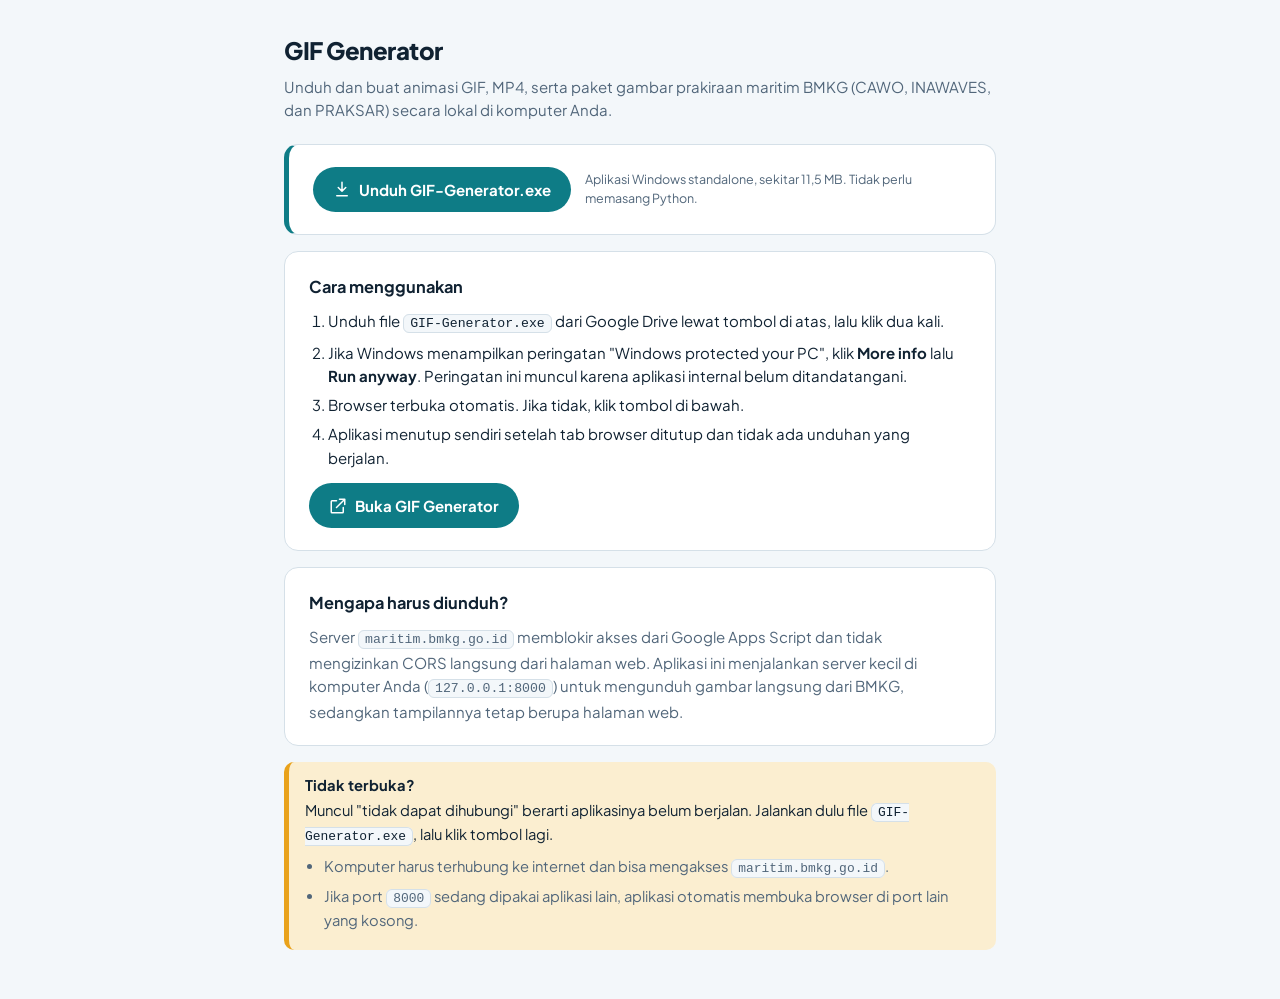
<file: apps/gif-generator.html>
<!DOCTYPE html>
<html lang="id">
<head>
<meta charset="utf-8">
<meta name="viewport" content="width=device-width, initial-scale=1">
<title>GIF Generator</title>
<link rel="stylesheet" href="https://fonts.googleapis.com/css2?family=Plus+Jakarta+Sans:wght@400;500;600;700;800&display=swap">
<style>
:root{--navy:#0B2E4F;--teal:#0E7C86;--teal-soft:#DDF0F1;--amber:#E9A21B;--amber-soft:#FBEED0;--paper:#F3F7FA;--ink:#102232;--muted:#51667A;--line:#D5E0E8;
  font-family:"Plus Jakarta Sans",system-ui,-apple-system,"Segoe UI",Roboto,sans-serif}
*{box-sizing:border-box}
body{margin:0;background:var(--paper);color:var(--ink);font-size:15px;line-height:1.55;-webkit-font-smoothing:antialiased}
main{max-width:760px;margin:0 auto;padding:32px 24px 56px}
h1{margin:0 0 6px;font-size:1.5rem;font-weight:800;letter-spacing:-.02em}
.lead{margin:0 0 22px;color:var(--muted)}
.card{background:#fff;border:1px solid var(--line);border-radius:14px;padding:22px 24px;margin-bottom:16px}
.card h2{margin:0 0 10px;font-size:1.02rem;font-weight:700}
.cta{display:flex;flex-wrap:wrap;align-items:center;gap:14px;border-left:5px solid var(--teal)}
.btn{display:inline-flex;align-items:center;gap:8px;background:var(--teal);color:#fff;text-decoration:none;font-weight:700;padding:11px 20px;border-radius:999px;border:0}
.btn:hover{background:#0b6a73}
.btn:focus-visible{outline:3px solid #2B7BE4;outline-offset:2px}
.btn svg{width:18px;height:18px;fill:none;stroke:currentColor;stroke-width:2;stroke-linecap:round;stroke-linejoin:round}
.cta small{color:var(--muted);flex:1 1 220px}
ol{margin:0;padding-left:1.2rem}
li{margin:6px 0}
code{background:var(--paper);border:1px solid var(--line);border-radius:6px;padding:1px 6px;font-size:.88em}
.note{background:var(--amber-soft);border-left:5px solid var(--amber);border-radius:10px;padding:12px 16px;font-size:.92rem}
.note b{display:block;margin-bottom:2px}
ul{margin:8px 0 0;padding-left:1.2rem;color:var(--muted)}
</style>
</head>
<body>
<main>
  <h1>GIF Generator</h1>
  <p class="lead">Unduh dan buat animasi GIF, MP4, serta paket gambar prakiraan maritim BMKG (CAWO, INAWAVES, dan PRAKSAR) secara lokal di komputer Anda.</p>

  <section class="card cta" aria-label="Unduh aplikasi">
    <a class="btn" href="https://drive.google.com/file/d/17eu3w1bxOmJMBpbjqNVidU0xjnvG-rB7/view?usp=sharing" target="_blank" rel="noopener">
      <svg viewBox="0 0 24 24" aria-hidden="true"><path d="M12 3v12M7 10l5 5 5-5M5 21h14"/></svg>
      Unduh GIF-Generator.exe
    </a>
    <small>Aplikasi Windows standalone, sekitar 11,5 MB. Tidak perlu memasang Python.</small>
  </section>

  <section class="card">
    <h2>Cara menggunakan</h2>
    <ol>
      <li>Unduh file <code>GIF-Generator.exe</code> dari Google Drive lewat tombol di atas, lalu klik dua kali.</li>
      <li>Jika Windows menampilkan peringatan "Windows protected your PC", klik <b>More info</b> lalu <b>Run anyway</b>. Peringatan ini muncul karena aplikasi internal belum ditandatangani.</li>
      <li>Browser terbuka otomatis. Jika tidak, klik tombol di bawah.</li>
      <li>Aplikasi menutup sendiri setelah tab browser ditutup dan tidak ada unduhan yang berjalan.</li>
    </ol>
    <p style="margin:14px 0 0"><a class="btn" href="http://127.0.0.1:8000" target="_blank" rel="noopener">
      <svg viewBox="0 0 24 24" aria-hidden="true"><path d="M14 3h7v7M10 14 21 3M19 14v6a1 1 0 0 1-1 1H4a1 1 0 0 1-1-1V6a1 1 0 0 1 1-1h6"/></svg>
      Buka GIF Generator</a></p>
  </section>

  <section class="card">
    <h2>Mengapa harus diunduh?</h2>
    <p style="margin:0;color:var(--muted)">Server <code>maritim.bmkg.go.id</code> memblokir akses dari Google Apps Script dan tidak mengizinkan CORS langsung dari halaman web. Aplikasi ini menjalankan server kecil di komputer Anda (<code>127.0.0.1:8000</code>) untuk mengunduh gambar langsung dari BMKG, sedangkan tampilannya tetap berupa halaman web.</p>
  </section>

  <div class="note" role="note">
    <b>Tidak terbuka?</b>
    Muncul "tidak dapat dihubungi" berarti aplikasinya belum berjalan. Jalankan dulu file <code>GIF-Generator.exe</code>, lalu klik tombol lagi.
    <ul>
      <li>Komputer harus terhubung ke internet dan bisa mengakses <code>maritim.bmkg.go.id</code>.</li>
      <li>Jika port <code>8000</code> sedang dipakai aplikasi lain, aplikasi otomatis membuka browser di port lain yang kosong.</li>
    </ul>
  </div>
</main>
</body>
</html>
</file>
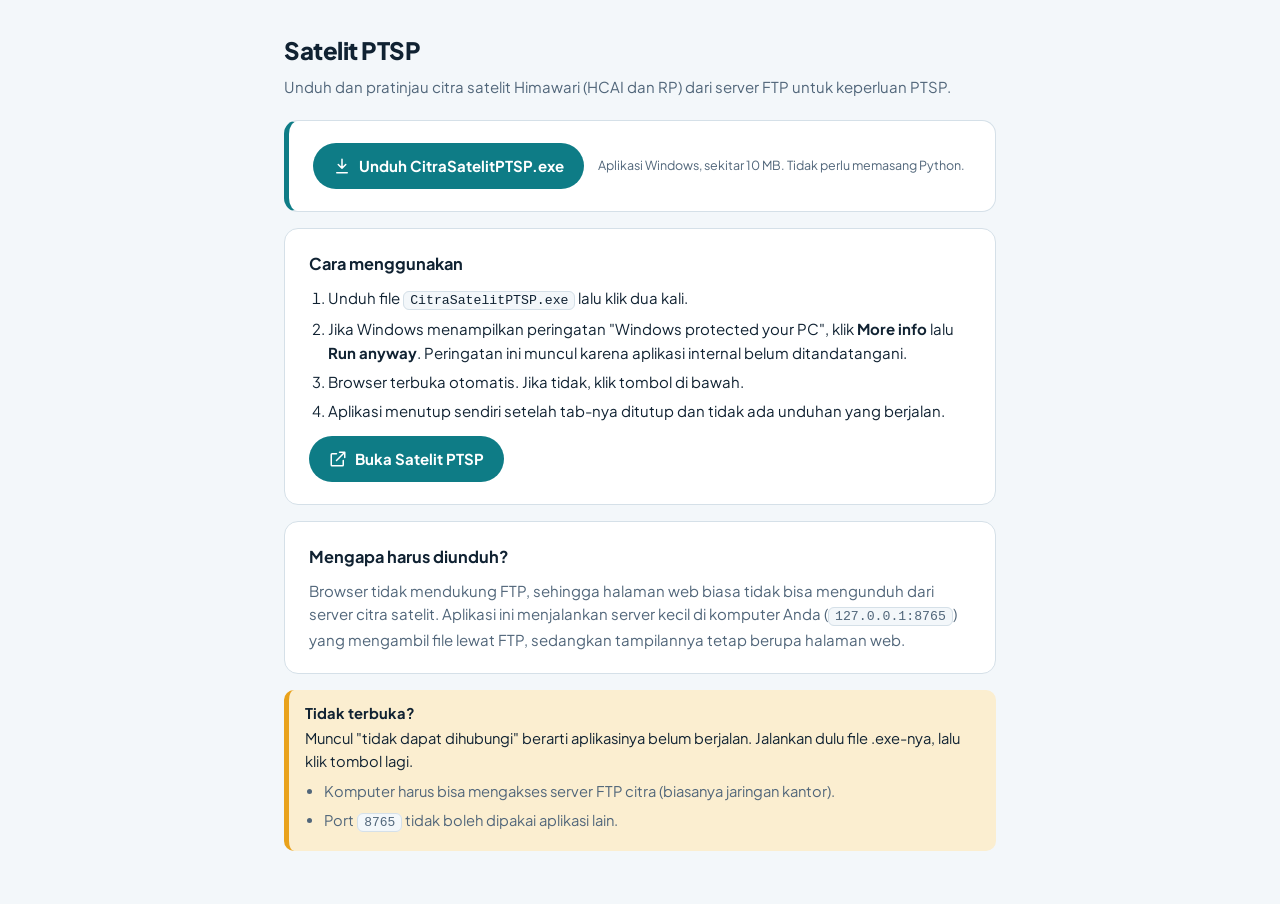
<file: apps/satelit-ptsp.html>
<!DOCTYPE html>
<html lang="id">
<head>
<meta charset="utf-8">
<meta name="viewport" content="width=device-width, initial-scale=1">
<title>Satelit PTSP</title>
<link rel="stylesheet" href="https://fonts.googleapis.com/css2?family=Plus+Jakarta+Sans:wght@400;500;600;700;800&display=swap">
<style>
:root{--navy:#0B2E4F;--teal:#0E7C86;--teal-soft:#DDF0F1;--amber:#E9A21B;--amber-soft:#FBEED0;--paper:#F3F7FA;--ink:#102232;--muted:#51667A;--line:#D5E0E8;
  font-family:"Plus Jakarta Sans",system-ui,-apple-system,"Segoe UI",Roboto,sans-serif}
*{box-sizing:border-box}
body{margin:0;background:var(--paper);color:var(--ink);font-size:15px;line-height:1.55;-webkit-font-smoothing:antialiased}
main{max-width:760px;margin:0 auto;padding:32px 24px 56px}
h1{margin:0 0 6px;font-size:1.5rem;font-weight:800;letter-spacing:-.02em}
.lead{margin:0 0 22px;color:var(--muted)}
.card{background:#fff;border:1px solid var(--line);border-radius:14px;padding:22px 24px;margin-bottom:16px}
.card h2{margin:0 0 10px;font-size:1.02rem;font-weight:700}
.cta{display:flex;flex-wrap:wrap;align-items:center;gap:14px;border-left:5px solid var(--teal)}
.btn{display:inline-flex;align-items:center;gap:8px;background:var(--teal);color:#fff;text-decoration:none;font-weight:700;padding:11px 20px;border-radius:999px;border:0}
.btn:hover{background:#0b6a73}
.btn:focus-visible{outline:3px solid #2B7BE4;outline-offset:2px}
.btn svg{width:18px;height:18px;fill:none;stroke:currentColor;stroke-width:2;stroke-linecap:round;stroke-linejoin:round}
.cta small{color:var(--muted);flex:1 1 220px}
ol{margin:0;padding-left:1.2rem}
li{margin:6px 0}
code{background:var(--paper);border:1px solid var(--line);border-radius:6px;padding:1px 6px;font-size:.88em}
.note{background:var(--amber-soft);border-left:5px solid var(--amber);border-radius:10px;padding:12px 16px;font-size:.92rem}
.note b{display:block;margin-bottom:2px}
ul{margin:8px 0 0;padding-left:1.2rem;color:var(--muted)}
</style>
</head>
<body>
<main>
  <h1>Satelit PTSP</h1>
  <p class="lead">Unduh dan pratinjau citra satelit Himawari (HCAI dan RP) dari server FTP untuk keperluan PTSP.</p>

  <section class="card cta" aria-label="Unduh aplikasi">
    <a class="btn" href="https://drive.google.com/uc?export=download&id=17-tVQoLBcOO_sbxT9Y5o2kQq-MKT5hPG" target="_blank" rel="noopener">
      <svg viewBox="0 0 24 24" aria-hidden="true"><path d="M12 3v12M7 10l5 5 5-5M5 21h14"/></svg>
      Unduh CitraSatelitPTSP.exe
    </a>
    <small>Aplikasi Windows, sekitar 10 MB. Tidak perlu memasang Python.</small>
  </section>

  <section class="card">
    <h2>Cara menggunakan</h2>
    <ol>
      <li>Unduh file <code>CitraSatelitPTSP.exe</code> lalu klik dua kali.</li>
      <li>Jika Windows menampilkan peringatan "Windows protected your PC", klik <b>More info</b> lalu <b>Run anyway</b>. Peringatan ini muncul karena aplikasi internal belum ditandatangani.</li>
      <li>Browser terbuka otomatis. Jika tidak, klik tombol di bawah.</li>
      <li>Aplikasi menutup sendiri setelah tab-nya ditutup dan tidak ada unduhan yang berjalan.</li>
    </ol>
    <p style="margin:14px 0 0"><a class="btn" href="http://127.0.0.1:8765" target="_blank" rel="noopener">
      <svg viewBox="0 0 24 24" aria-hidden="true"><path d="M14 3h7v7M10 14 21 3M19 14v6a1 1 0 0 1-1 1H4a1 1 0 0 1-1-1V6a1 1 0 0 1 1-1h6"/></svg>
      Buka Satelit PTSP</a></p>
  </section>

  <section class="card">
    <h2>Mengapa harus diunduh?</h2>
    <p style="margin:0;color:var(--muted)">Browser tidak mendukung FTP, sehingga halaman web biasa tidak bisa mengunduh dari server citra satelit. Aplikasi ini menjalankan server kecil di komputer Anda (<code>127.0.0.1:8765</code>) yang mengambil file lewat FTP, sedangkan tampilannya tetap berupa halaman web.</p>
  </section>

  <div class="note" role="note">
    <b>Tidak terbuka?</b>
    Muncul "tidak dapat dihubungi" berarti aplikasinya belum berjalan. Jalankan dulu file .exe-nya, lalu klik tombol lagi.
    <ul>
      <li>Komputer harus bisa mengakses server FTP citra (biasanya jaringan kantor).</li>
      <li>Port <code>8765</code> tidak boleh dipakai aplikasi lain.</li>
    </ul>
  </div>
</main>
</body>
</html>
</file>
<file: assets/shell.css>
:root{
  --navy:#0B2E4F; --navy-2:#14436D; --teal:#0E7C86; --teal-soft:#DDF0F1;
  --amber:#E9A21B; --amber-soft:#FBEED0; --blue-soft:#DEE9F5;
  --paper:#F3F7FA; --card:#FFFFFF; --ink:#102232; --muted:#51667A; --line:#D5E0E8;
  --surface:#FFFFFF; --navy-ink:#0B2E4F; --dash:#14436D; --amber-ink:#9A6A00;
  --bar-h:4rem;
  font-family:"Plus Jakarta Sans",system-ui,-apple-system,"Segoe UI",Roboto,sans-serif;
}
/* mode gelap (dipilih di beranda, disimpan di localStorage) */
html[data-theme="dark"]{
  color-scheme:dark;
  --paper:#0A141D; --card:#122130; --surface:#122130; --ink:#E6EEF5; --muted:#9DB2C4; --line:#24384A;
  --teal:#26AEB9; --teal-soft:rgba(38,174,185,.2); --blue-soft:rgba(106,174,234,.18); --amber-soft:rgba(233,162,27,.18);
  --navy-ink:#CFE3F5; --dash:#6AAEEA; --amber-ink:#F0B94A;
}
*{box-sizing:border-box}
/* ukuran dasar mengikuti lebar layar (14px di layar kecil sampai 20px di layar sangat lebar) */
html{font-size:clamp(14px,calc(10px + .45vw),20px)}
html,body{height:100%;margin:0}
body{background:var(--paper);color:var(--ink);font-size:.9375rem;line-height:1.5;-webkit-font-smoothing:antialiased}
button{font:inherit;color:inherit;cursor:pointer}
:focus-visible{outline:3px solid #2B7BE4;outline-offset:2px;border-radius:6px}
[hidden]{display:none!important}
svg{fill:none;stroke:currentColor;stroke-width:1.8;stroke-linecap:round;stroke-linejoin:round}

/* logo */
.logo-disc{display:inline-flex;align-items:center;justify-content:center;background:#fff;border-radius:50%;flex:none;overflow:hidden}
.logo-lg{width:4.25rem;height:4.25rem;padding:.45rem;box-shadow:0 0 0 4px rgba(255,255,255,.22)}
.logo-sm{width:40px;height:40px;padding:3px;box-shadow:0 0 0 1px var(--line)}
.bmkg-logo{width:100%;height:100%;object-fit:contain;display:block}

/* beranda */
.view{min-height:100dvh}
.hero{position:relative;background:linear-gradient(135deg,var(--navy) 0%,var(--navy-2) 100%);color:#fff;padding:clamp(28px,6vh,64px) 24px clamp(80px,13vh,130px);overflow:hidden}
.contour{position:absolute;inset:0;width:100%;height:100%}
.contour path{stroke:rgba(255,255,255,.1);stroke-width:1.3}
.contour path:nth-child(3n){stroke:rgba(233,162,27,.22)}
.hero-inner{position:relative;max-width:min(72rem,100%);margin:0 auto;display:flex;align-items:center;gap:24px}
.hero h1{margin:0;font-size:clamp(1.5rem,3.4vw,2.3rem);line-height:1.1;font-weight:800;letter-spacing:-.02em}
.hero-sub{margin:10px 0 0;max-width:46ch;color:#C8D8E6;font-size:clamp(.95rem,1.6vw,1.05rem)}

.entry-wrap{position:relative;max-width:min(72rem,100%);margin:clamp(-70px,-7vh,-44px) auto 0;padding:0 24px;display:grid;grid-template-columns:repeat(3,1fr);gap:20px}
.entry{display:flex;flex-direction:column;align-items:flex-start;text-align:left;gap:8px;background:var(--card);border:1px solid var(--line);border-radius:14px;padding:clamp(18px,3vh,32px) 22px 20px;position:relative;overflow:hidden;box-shadow:0 10px 30px -14px rgba(11,46,79,.35);transition:transform .15s ease,box-shadow .15s ease}
.entry::before{content:"";position:absolute;left:0;right:0;top:0;height:5px;background:var(--accent)}
.entry:hover{transform:translateY(-3px);box-shadow:0 18px 34px -14px rgba(11,46,79,.45)}
.entry-routine{--accent:var(--teal);--soft:var(--teal-soft)}
.entry-dash{--accent:var(--dash);--soft:var(--blue-soft)}
.entry-special{--accent:var(--amber);--soft:var(--amber-soft)}
.entry-icon{width:3rem;height:3rem;border-radius:.75rem;background:var(--soft);color:var(--accent,var(--navy));display:grid;place-items:center;margin-bottom:6px}
.entry-icon svg{width:1.6rem;height:1.6rem}
.entry-title{font-size:1.15rem;font-weight:700;letter-spacing:-.01em}
.entry-desc{color:var(--muted);font-size:.95rem;max-width:34ch}
.chips{display:flex;flex-wrap:wrap;gap:6px;margin-top:4px}
.chips i{font-style:normal;font-size:.8rem;font-weight:600;color:var(--navy-ink);background:var(--soft);padding:3px 10px;border-radius:999px}
.chips i[data-go-dash],.chips i[data-go-tool]{cursor:pointer;transition:background-color .15s ease,color .15s ease,transform .12s ease}
.chips i[data-go-dash]:hover,.chips i[data-go-tool]:hover{background:var(--accent);color:#fff;transform:translateY(-1px)}
.entry-cta{margin-top:auto;padding-top:14px;font-weight:700;color:var(--accent);font-size:.95rem}
.entry-special .entry-cta{color:var(--amber-ink)}

/* tampilan aplikasi */
.app-view{display:flex;flex-direction:column;height:100dvh;min-height:0}
.appbar{flex:none;min-height:var(--bar-h);display:flex;align-items:center;gap:12px;padding:8px 16px;background:var(--surface);border-bottom:1px solid var(--line)}
.appbar-title{margin:0;font-size:1.05rem;font-weight:700;letter-spacing:-.01em;line-height:1.25}
.appbar-dash .appbar-title{font-size:1rem;max-width:34ch}
.btn-home,.btn-ghost{display:inline-flex;align-items:center;gap:4px;border:1px solid var(--line);background:var(--surface);border-radius:999px;padding:7px 14px 7px 8px;font-weight:600;font-size:.9rem;color:var(--navy-ink)}
.btn-ghost{padding:7px 14px;margin-left:auto}
.btn-home svg{width:18px;height:18px}
.btn-home:hover,.btn-ghost:hover{background:var(--paper)}
.tabs{margin-left:auto;display:flex;gap:4px;overflow-x:auto;overflow-y:hidden;scrollbar-width:none}
.tabs::-webkit-scrollbar{display:none}
.tab{border:0;background:transparent;white-space:nowrap;padding:10px 16px;font-weight:600;font-size:.92rem;color:var(--muted);border-radius:8px;position:relative}
.tab:hover{background:var(--paper);color:var(--navy-ink)}
.tab[aria-selected="true"]{color:var(--navy-ink);background:var(--blue-soft)}
.tab[aria-selected="true"]::after{content:"";position:absolute;left:12px;right:12px;bottom:2px;height:3px;border-radius:3px;background:var(--teal)}

.stage{position:relative;flex:1;min-height:0;background:var(--surface)}
:root{--z:.9}
.stage iframe{position:absolute;top:0;left:0;width:calc(100% / var(--z));height:calc(100% / var(--z));transform:scale(var(--z));transform-origin:0 0;border:0;background:#fff}
.loader{position:absolute;inset:0;display:grid;place-content:center;justify-items:center;gap:14px;background:var(--paper);color:var(--muted);font-weight:600;z-index:2}
.spin{width:38px;height:38px;border-radius:50%;border:4px solid var(--line);border-top-color:var(--teal);animation:spin .9s linear infinite}
@keyframes spin{to{transform:rotate(360deg)}}

/* menu layanan khusus */
.menu-wrap{flex:1;max-width:1120px;width:100%;margin:0 auto;padding:40px 24px;display:grid;grid-template-columns:repeat(auto-fill,minmax(250px,330px));gap:18px;align-content:start}
.tool{text-decoration:none;color:inherit;display:flex;flex-direction:column;align-items:flex-start;text-align:left;gap:8px;background:var(--surface);border:1px solid var(--line);border-left:5px solid var(--amber);border-radius:14px;padding:24px;--soft:var(--amber-soft);--accent:var(--amber-ink);transition:box-shadow .15s ease,transform .15s ease}
.tool-teal{border-left-color:var(--teal);--soft:var(--teal-soft);--accent:var(--teal)}
.tool:hover{box-shadow:0 14px 28px -14px rgba(11,46,79,.4);transform:translateY(-2px)}

@media (max-width:900px){
  .entry-wrap{grid-template-columns:1fr;margin-top:-56px}
  .entry-desc{max-width:none}
  .appbar-dash{flex-wrap:wrap}
  .appbar-dash .appbar-title{max-width:none;flex:1 1 200px;font-size:.92rem}
  .tabs{margin-left:0;width:100%;order:5}
}
@media (max-width:560px){
  .hero{padding:44px 18px 104px}
  .hero-inner{flex-direction:column;align-items:flex-start;gap:16px}
  .btn-home span{display:none}
  .btn-home{padding:7px}
}
@media (prefers-reduced-motion:reduce){
  *{transition:none!important;animation-duration:.01ms!important}
}

.ver{max-width:1040px;margin:28px auto 0;padding:0 24px 24px;color:#8A9BAA;font-size:.75rem}
body.in-app{overflow:hidden}

/* sembunyikan / tampilkan bilah atas */
.appbar:not(.appbar-dash) .appbar-title{flex:1}
.bar-toggle{flex:none;width:34px;height:34px;display:grid;place-items:center;border:1px solid var(--line);background:var(--surface);border-radius:999px;color:var(--navy-ink)}
.bar-toggle:hover{background:var(--paper)}
.bar-toggle svg{width:18px;height:18px}
.bar-show svg{width:16px;height:16px}
.bar-show{display:none;position:fixed;top:0;right:16px;z-index:30;width:34px;height:20px;place-items:center;padding:0;border:0;border-radius:0 0 10px 10px;background:var(--navy);color:#fff;opacity:.8;box-shadow:0 3px 8px -3px rgba(11,46,79,.5)}
.bar-show:hover{opacity:1}
body.in-app.bar-hidden .appbar{display:none}
body.in-app.bar-hidden .bar-show{display:grid}

a.btn-ghost{text-decoration:none}


/* ---------- pilihan tema di beranda (icon saja) ---------- */
.theme-switch{position:absolute;top:clamp(12px,2.4vh,22px);right:clamp(14px,2vw,28px);z-index:2;display:inline-flex;padding:4px;gap:4px;background:rgba(255,255,255,.14);border:1px solid rgba(255,255,255,.28);border-radius:999px;backdrop-filter:blur(4px)}
.theme-switch button{display:inline-grid;place-items:center;width:2.2rem;height:2.2rem;padding:0;border:0;background:transparent;color:#fff;border-radius:50%;opacity:.8;-webkit-tap-highlight-color:transparent;transition:transform .18s ease,background-color .2s ease,box-shadow .2s ease,opacity .2s ease,color .2s ease}
.theme-switch button span{display:none}
.theme-switch button svg{width:1.15rem;height:1.15rem;transition:transform .45s cubic-bezier(.34,1.56,.64,1)}
.theme-switch button:hover{opacity:1;background:rgba(255,255,255,.2);transform:scale(1.12)}
.theme-switch button:hover svg{transform:rotate(25deg)}
.theme-switch button:active{transform:scale(.86)}
.theme-switch button[aria-pressed="true"]{background:#fff;color:var(--navy);opacity:1;box-shadow:0 2px 10px rgba(0,0,0,.28)}
.theme-switch button[data-theme-set="light"][aria-pressed="true"] svg{transform:rotate(90deg)}
.theme-switch button[data-theme-set="dark"][aria-pressed="true"] svg{transform:rotate(-20deg)}

/* ---------- Operational Routine: semua kotak terlihat saat dibuka, kotak pas dengan isinya ---------- */
.menu-routine{
  /* skala huruf mengikuti lebar DAN tinggi layar (mana yang lebih sempit) supaya 3 baris selalu muat */
  font-size:clamp(13px,min(1.3vw,2.5vh),21px);
  max-width:min(88em,100%);margin:0 auto;
  padding:clamp(12px,2.5vh,32px) clamp(14px,2vw,40px) clamp(52px,7vh,70px);   /* ruang bawah agar tombol Keluar tidak menutup kotak */
  gap:.9em 1em;
  grid-template-columns:repeat(4,minmax(0,1fr));
  grid-template-rows:none;grid-auto-rows:auto;
  align-content:center;               /* blok menu di tengah, tidak ditarik memenuhi layar */
  min-height:0;overflow:auto;
}
.menu-routine .tool{
  min-height:0;justify-content:center;
  padding:.95em 1.1em;gap:.35em;
  --tc-rgb:76,154,42;
  border-left-width:.3em;
}
.menu-routine .entry-icon{width:2.6em;height:2.6em;border-radius:.7em;margin-bottom:.1em}
.menu-routine .entry-icon svg{width:1.45em;height:1.45em}
.menu-routine .entry-title{font-size:1.2em;line-height:1.2}
.menu-routine .entry-desc{font-size:.92em;line-height:1.35;max-width:none}

/* warna per baris (diatur lewat data-row oleh shell.js sesuai jumlah kolom yang tampil)
   hijau - biru - oranye - ungu: sengaja berjauhan agar tiap baris mudah dibedakan */
.menu-routine .tool[data-row="0"]{--tc-rgb:76,154,42}
.menu-routine .tool[data-row="1"]{--tc-rgb:43,108,176}
.menu-routine .tool[data-row="2"]{--tc-rgb:217,132,10}
.menu-routine .tool[data-row="3"]{--tc-rgb:124,77,186}
.menu-routine .tool{
  --accent:rgb(var(--tc-rgb));
  --soft:rgba(var(--tc-rgb),.16);
  border-left-color:rgb(var(--tc-rgb));
  background:linear-gradient(rgba(var(--tc-rgb),.07),rgba(var(--tc-rgb),.07)),var(--surface);
}
html[data-theme="dark"] .menu-routine .tool[data-row="0"]{--tc-rgb:124,198,84}
html[data-theme="dark"] .menu-routine .tool[data-row="1"]{--tc-rgb:106,174,234}
html[data-theme="dark"] .menu-routine .tool[data-row="2"]{--tc-rgb:240,185,74}
html[data-theme="dark"] .menu-routine .tool[data-row="3"]{--tc-rgb:176,140,234}

@media (max-width:900px){
  .menu-routine{font-size:clamp(13px,min(1.9vw,2.3vh),19px);grid-template-columns:repeat(3,minmax(0,1fr))}
}
@media (max-width:640px),(max-height:480px){
  .menu-routine{grid-template-columns:repeat(2,minmax(0,1fr));align-content:start;font-size:14px}
}

/* beranda: kartu menu ikut tinggi layar supaya tidak ada ruang kosong besar di PC besar */
#view-home{display:flex;flex-direction:column}
#view-home .entry-wrap{width:100%;flex:none;padding-bottom:clamp(20px,4vh,48px)}
#view-home .entry{min-height:clamp(16rem,42vh,36rem);padding-left:clamp(20px,1.8vw,34px);padding-right:clamp(20px,1.8vw,34px)}
#view-home .entry-title{font-size:clamp(1.15rem,1.2vw + .5rem,1.7rem)}
#view-home .entry-desc{font-size:clamp(.95rem,.5vw + .65rem,1.2rem)}
#view-home .entry-icon{width:clamp(3rem,3.4vw,4.6rem);height:clamp(3rem,3.4vw,4.6rem)}
#view-home .entry-icon svg{width:55%;height:55%}
#view-home .entry-wrap{flex:1;max-width:min(80rem,100%);grid-template-rows:minmax(min-content,24rem);align-content:start}
#view-home .entry{min-height:0;height:100%}
@media (max-width:900px){#view-home .entry-wrap{grid-template-rows:none;flex:none}#view-home .entry{height:auto;min-height:0}}
</file>
